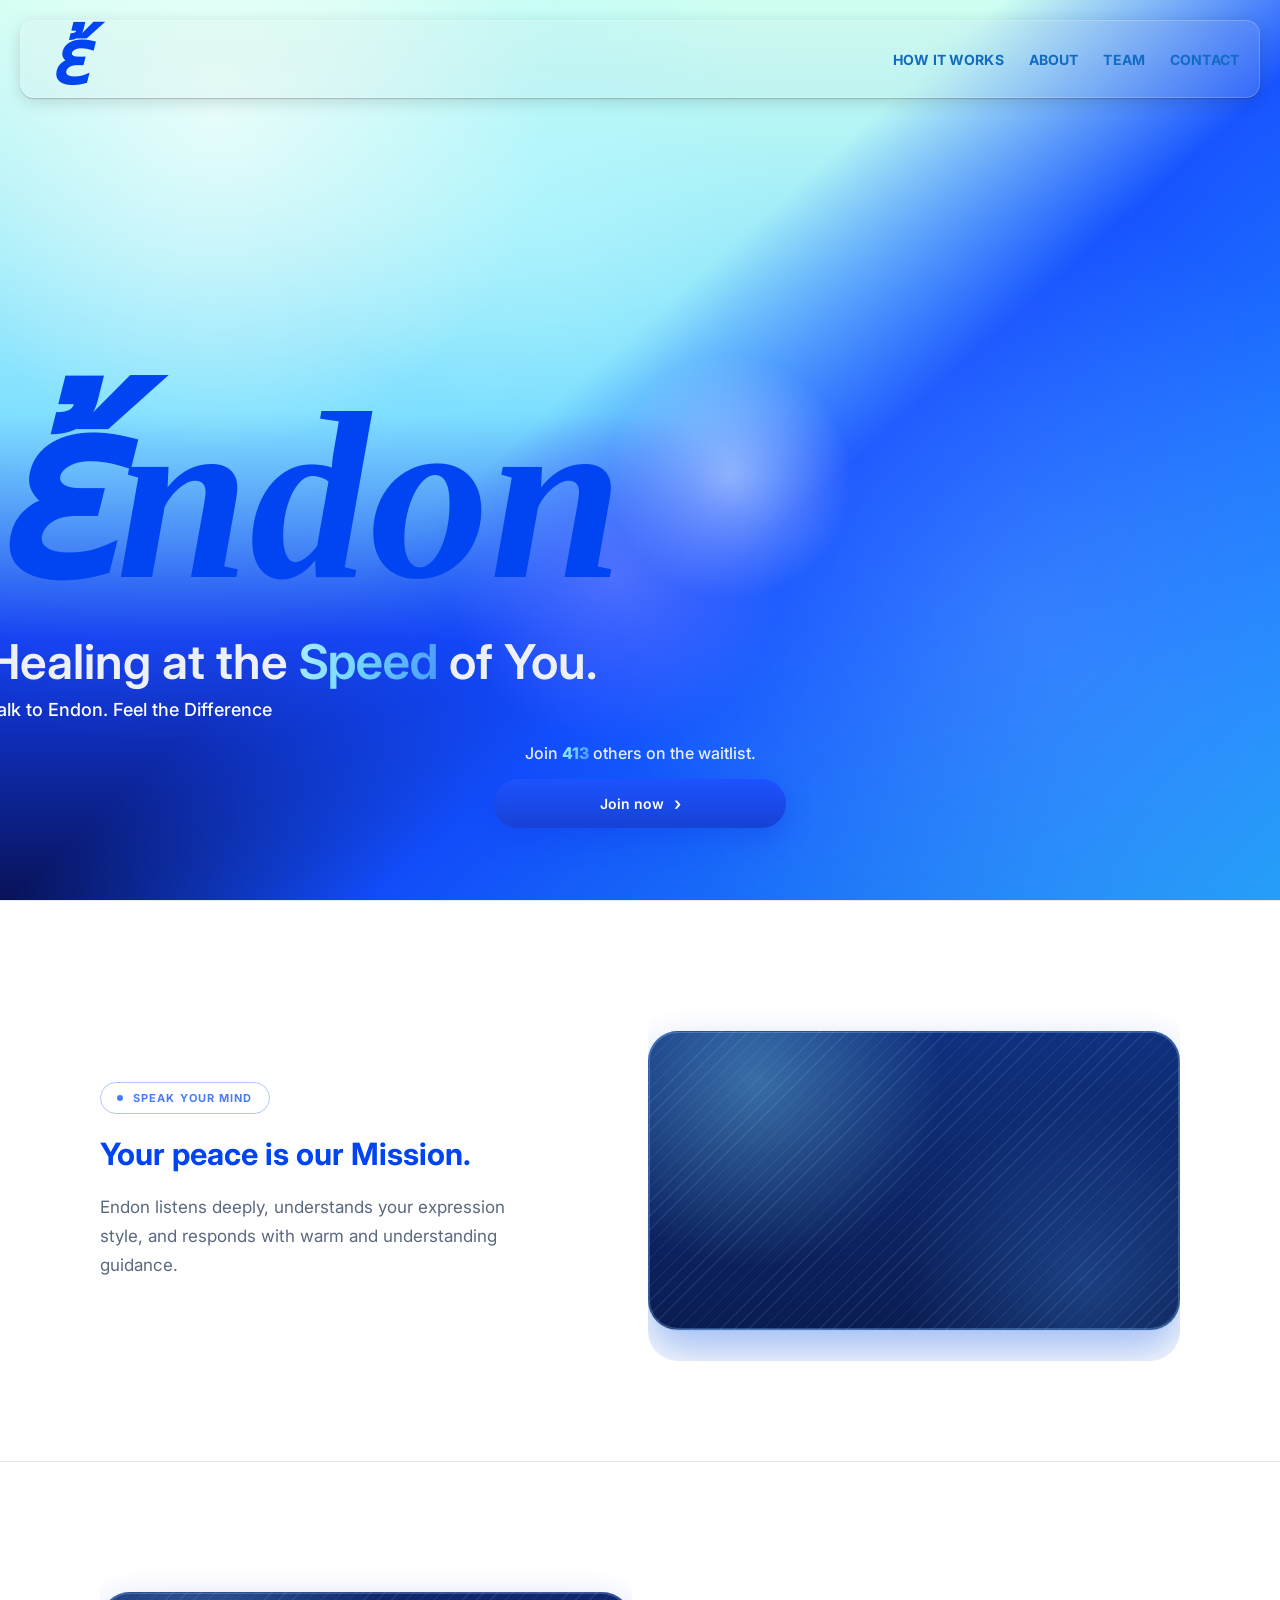
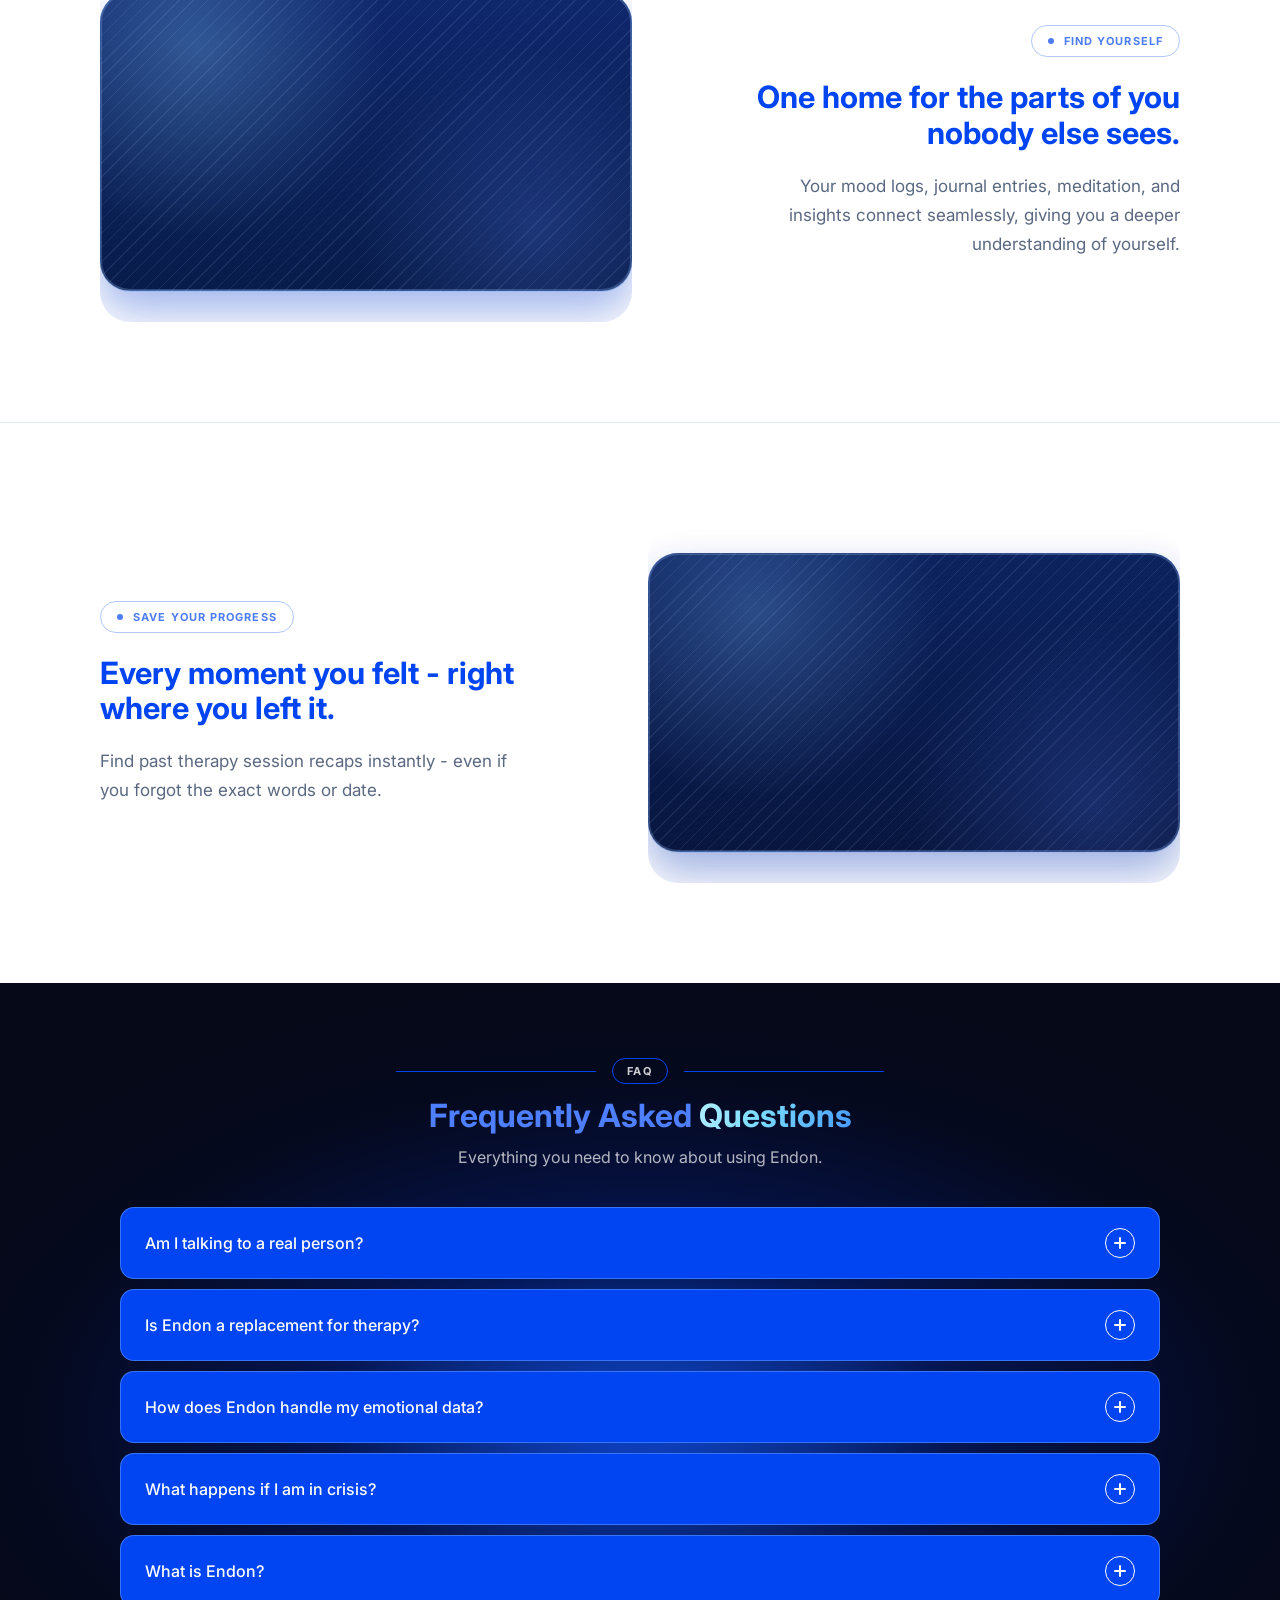
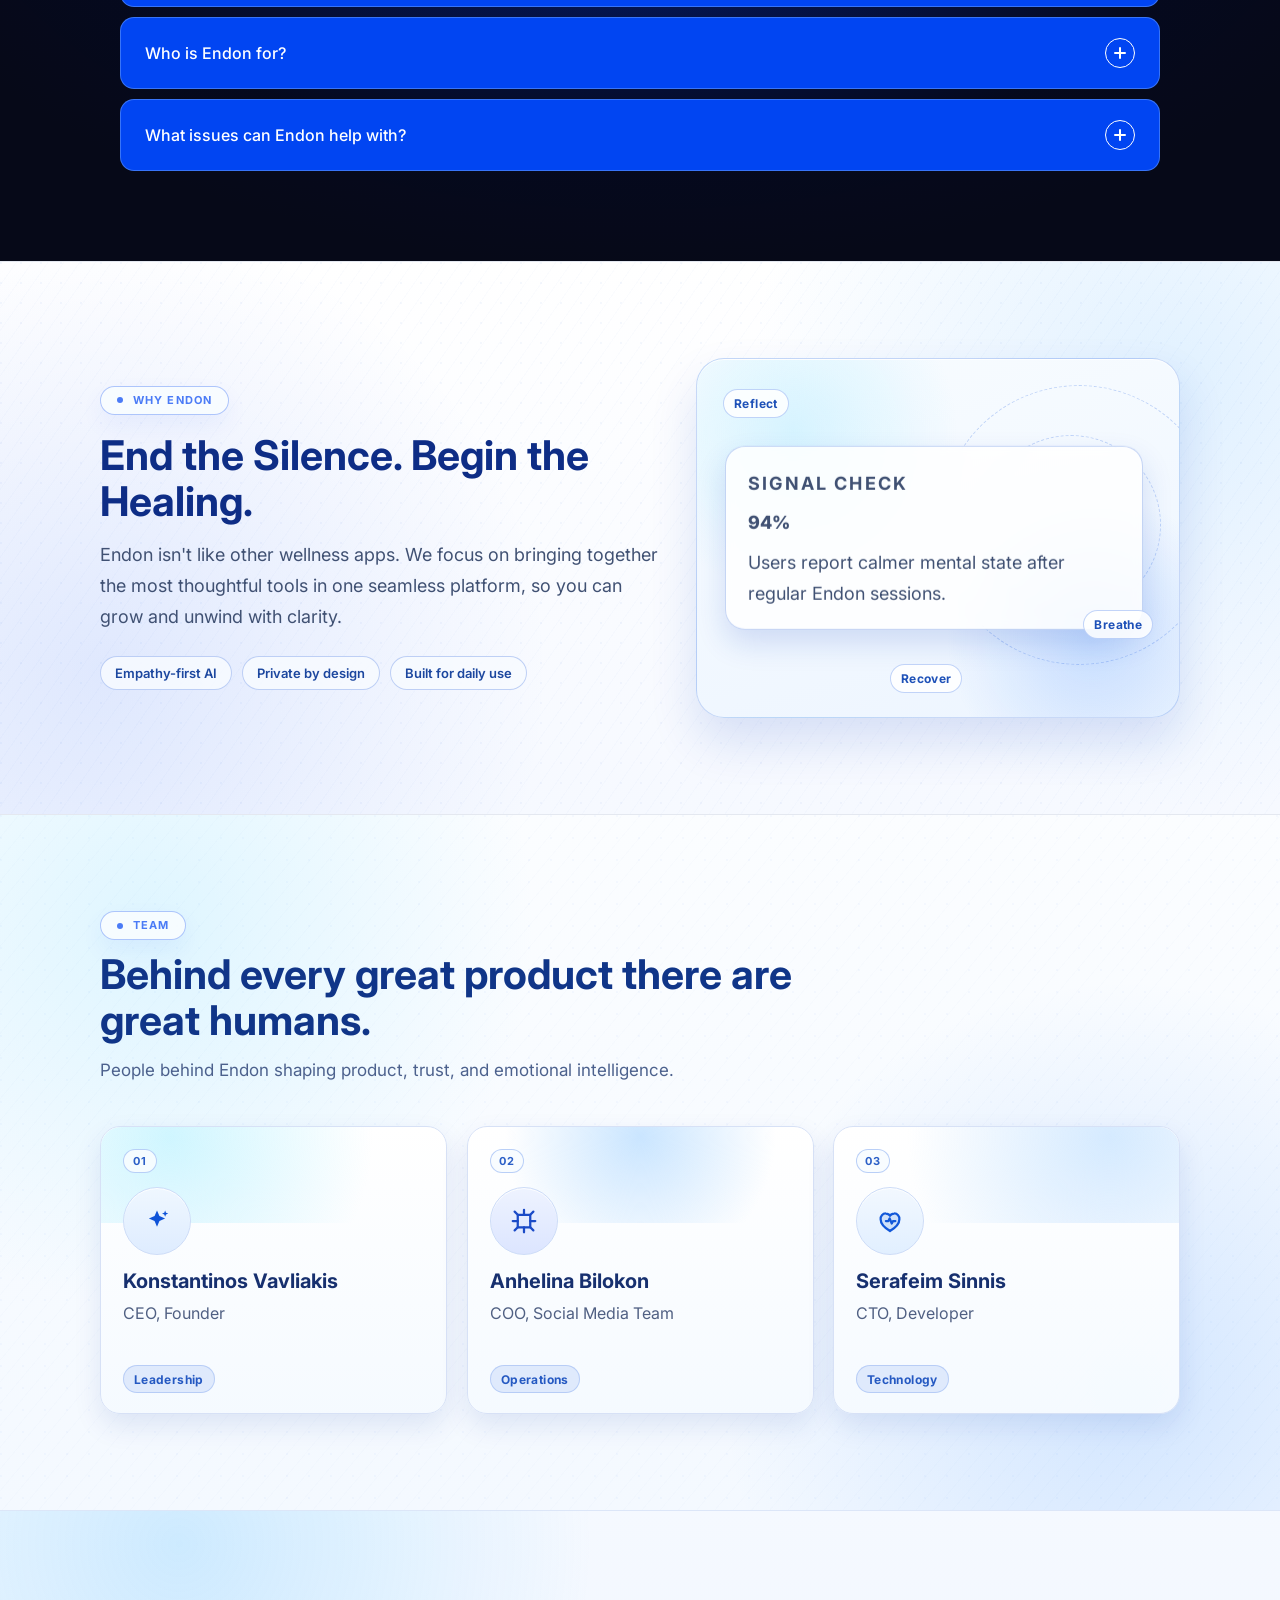
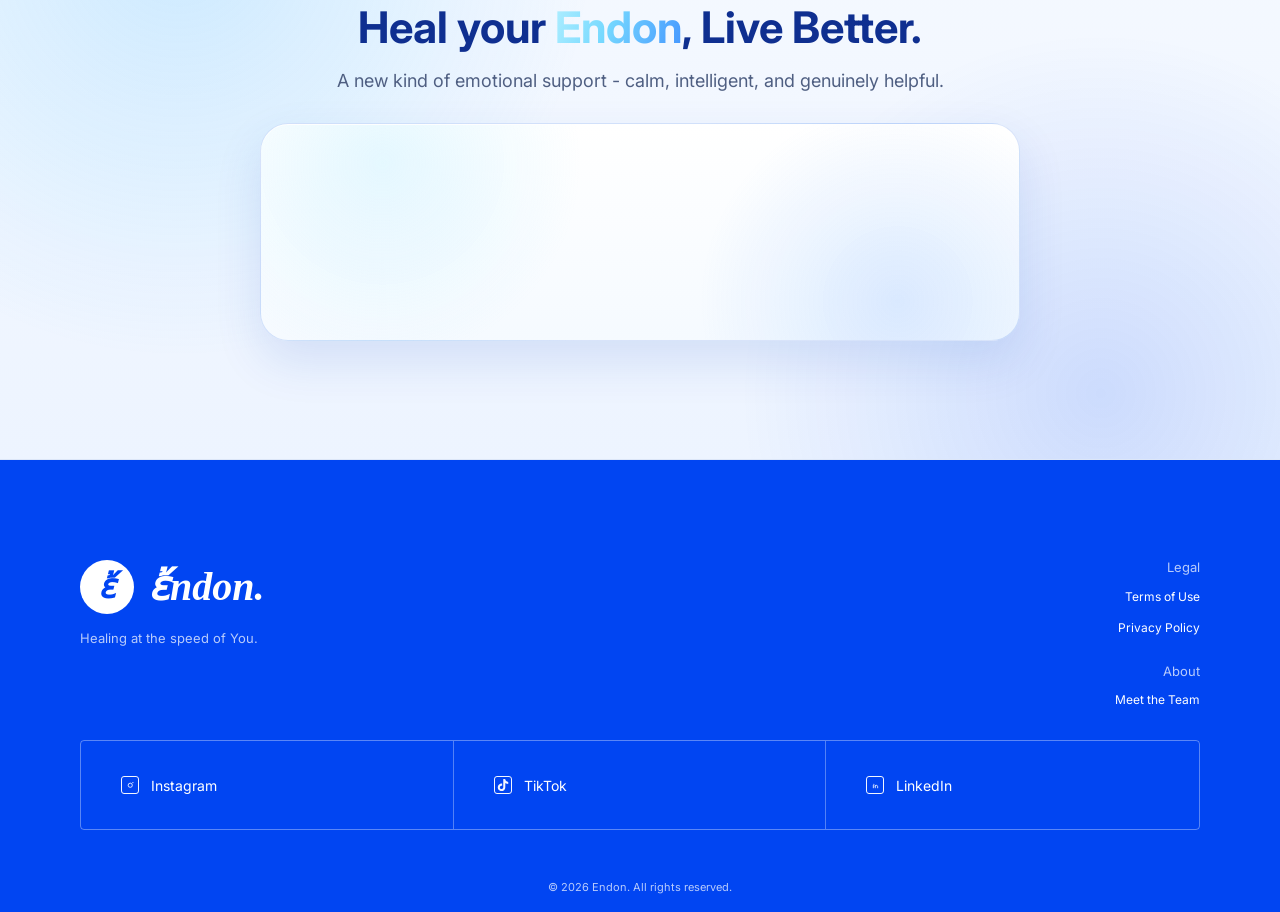
<file: index.html>
﻿<!DOCTYPE html>
<html lang="en">
  <head>
    <meta charset="UTF-8" />
    <meta name="viewport" content="width=device-width, initial-scale=1.0" />
    <title>Endon — Healing at the Speed of You</title>
    <meta name="description" content="Talk to Endon. Feel the Difference." />
    <link rel="icon" type="image/svg+xml" href="./favicon.svg" />
    <link rel="shortcut icon" href="./favicon.svg" />
    <link rel="preconnect" href="https://fonts.googleapis.com" />
    <link rel="preconnect" href="https://fonts.gstatic.com" crossorigin />
    <link
      href="https://fonts.googleapis.com/css2?family=Inter:wght@400;500;600;700;800&family=Inter+Tight:wght@600;700&display=swap"
      rel="stylesheet"
    />
    <link rel="stylesheet" href="./styles.css" />
    <script src="https://getlaunchlist.com/js/widget.js" defer></script>
  </head>
  <body id="top">

    <!-- floating pill navbar -->
    <header class="nav-bar" data-anim="fade-down">
      <div class="nav-inner">
        <a class="brand-mark" href="#top" aria-label="Endon home">
          <span class="brand-glyph">ἔ</span>
        </a>
        <button class="nav-toggle" type="button" aria-expanded="false" aria-controls="site-nav" aria-label="Open navigation menu">
          <span></span>
          <span></span>
          <span></span>
        </button>
        <nav class="site-nav" id="site-nav" aria-label="Primary">
          <a href="#features">HOW IT WORKS</a>
          <a href="#about">ABOUT</a>
          <a href="#team">TEAM</a>
          <a href="#join">CONTACT</a>
        </nav>
      </div>
    </header>

    <!-- hero -->
    <main class="hero">
      <div class="hero-inner">

        <div class="hero-content">
          <h1 class="wordmark" data-anim="fade-up" data-delay="100">ἔndon</h1>
          <div class="hero-copy" data-anim="fade-up" data-delay="220">
            <h2>Healing at the <span class="speed-word gradient-float">Speed</span> of You.</h2>
            <p>Talk to Endon. Feel the Difference</p>
          </div>
        </div>

        <div class="hero-cta" data-anim="fade-up" data-delay="360">
          <p class="cta-label">
            Join <strong class="counter" data-target="413">0</strong> others on the waitlist.
          </p>
          <a class="cta-button" href="#join">
            <span>Join now</span>
            <span class="cta-arrow" aria-hidden="true">›</span>
          </a>
        </div>

      </div>
    </main>

    <section class="primary-features" id="features" aria-label="Features">
      <div class="pf-inner">
        <article class="pf-row">
          <div class="pf-text pf-anim pf-anim--left">
            <div class="pf-chip"><span class="pf-chip__dot" aria-hidden="true"></span>SPEAK YOUR MIND</div>
            <h2 class="pf-heading">Your peace is our Mission.</h2>
            <p class="pf-body">
              Endon listens deeply, understands your expression style, and responds with warm and understanding guidance.
            </p>
          </div>
          <div class="pf-visual pf-anim pf-anim--right">
            <video autoplay muted loop playsinline preload="metadata" class="pf-img" aria-label="Context flow demo">
              <source src="./img/1.mp4" type="video/mp4" />
            </video>
          </div>
        </article>

        <article class="pf-row pf-row--reversed">
          <div class="pf-text pf-anim pf-anim--right">
            <div class="pf-chip"><span class="pf-chip__dot" aria-hidden="true"></span>FIND YOURSELF</div>
            <h2 class="pf-heading">One home for the parts of you nobody else sees.</h2>
            <p class="pf-body">
              Your mood logs, journal entries, meditation, and insights connect seamlessly, giving you a deeper understanding of yourself.
            </p>
          </div>
          <div class="pf-visual pf-anim pf-anim--left">
            <video autoplay muted loop playsinline preload="metadata" class="pf-img" aria-label="Calm guidance demo">
              <source src="./img/2.mp4" type="video/mp4" />
            </video>
          </div>
        </article>

        <article class="pf-row">
          <div class="pf-text pf-anim pf-anim--left">
            <div class="pf-chip"><span class="pf-chip__dot" aria-hidden="true"></span>SAVE YOUR PROGRESS</div>
            <h2 class="pf-heading">Every moment you felt - right where you left it.</h2>
            <p class="pf-body">
              Find past therapy session recaps instantly - even if you forgot the exact words or date.
            </p>
          </div>
          <div class="pf-visual pf-anim pf-anim--right">
            <video autoplay muted loop playsinline preload="metadata" class="pf-img" aria-label="Daily momentum demo">
              <source src="./img/3.mp4" type="video/mp4" />
            </video>
          </div>
        </article>
        </div>
      </div>
    </section>

    <section class="faq-section">
      <div class="faq-section__inner">
        <div class="faq-header">
          <div class="faq-kicker-row"><span class="faq-kicker">FAQ</span></div>
          <h2 class="faq-heading">Frequently Asked <span class="gradient-float">Questions</span></h2>
          <p class="faq-sub">Everything you need to know about using Endon.</p>
        </div>
        <div class="faq-list">
          <div class="faq-item">
            <button class="faq-question" aria-expanded="false">
              <span>Am I talking to a real person?</span>
              <span class="faq-icon" aria-hidden="true"></span>
            </button>
            <div class="faq-answer" hidden>
              <p>No — Endon is an AI-powered companion designed to feel deeply human. It listens without judgment, remembers your context, and responds with empathy. For clinical support, we always recommend speaking with a licensed professional.</p>
            </div>
          </div>
          <div class="faq-item">
            <button class="faq-question" aria-expanded="false">
              <span>Is Endon a replacement for therapy?</span>
              <span class="faq-icon" aria-hidden="true"></span>
            </button>
            <div class="faq-answer" hidden>
              <p>Not at all. Endon is a complement to professional care — a space to process everyday thoughts and emotions between sessions. If you're dealing with a serious mental health condition, we encourage you to work with a licensed therapist.</p>
            </div>
          </div>
          <div class="faq-item">
            <button class="faq-question" aria-expanded="false">
              <span>How does Endon handle my emotional data?</span>
              <span class="faq-icon" aria-hidden="true"></span>
            </button>
            <div class="faq-answer" hidden>
              <p>Your privacy is our priority. All conversations are encrypted end-to-end and stored securely. We never sell your data or share it with third parties. You can delete your history at any time from your account settings.</p>
            </div>
          </div>
          <div class="faq-item">
            <button class="faq-question" aria-expanded="false">
              <span>What happens if I am in crisis?</span>
              <span class="faq-icon" aria-hidden="true"></span>
            </button>
            <div class="faq-answer" hidden>
              <p>If Endon detects signs of crisis, it will immediately surface emergency resources and crisis helplines. Please reach out to a professional or call emergency services if you are in immediate danger.</p>
            </div>
          </div>
          <div class="faq-item">
            <button class="faq-question" aria-expanded="false">
              <span>What is Endon?</span>
              <span class="faq-icon" aria-hidden="true"></span>
            </button>
            <div class="faq-answer" hidden>
              <p>Endon is an AI mental wellness companion that helps you track your emotional journey, reflect on past sessions, and find clarity through conversation. Think of it as a personal journal that truly listens.</p>
            </div>
          </div>
          <div class="faq-item">
            <button class="faq-question" aria-expanded="false">
              <span>Who is Endon for?</span>
              <span class="faq-icon" aria-hidden="true"></span>
            </button>
            <div class="faq-answer" hidden>
              <p>Endon is for anyone who wants a thoughtful space to process their emotions — whether you're managing daily stress, navigating a life transition, or simply looking to understand yourself better.</p>
            </div>
          </div>
          <div class="faq-item">
            <button class="faq-question" aria-expanded="false">
              <span>What issues can Endon help with?</span>
              <span class="faq-icon" aria-hidden="true"></span>
            </button>
            <div class="faq-answer" hidden>
              <p>Anxiety, stress, loneliness, relationship challenges, low mood, burnout, and more. Endon is designed to meet you wherever you are emotionally and help you move forward with greater awareness.</p>
            </div>
          </div>
        </div>
      </div>
    </section>

    <section class="why-endon" id="about">
      <div class="why-endon__inner">
        <div class="why-endon__content">
          <p class="why-endon__kicker section-kicker">WHY ENDON</p>
          <h2>End the Silence. Begin the Healing.</h2>
          <p>
            Endon isn't like other wellness apps. We focus on bringing together
            the most thoughtful tools in one seamless platform, so you can grow
            and unwind with clarity.
          </p>
          <div class="why-endon__tags" aria-label="Endon principles">
            <span>Empathy-first AI</span>
            <span>Private by design</span>
            <span>Built for daily use</span>
          </div>
        </div>

        <div class="why-endon__visual" aria-hidden="true">
          <div class="why-orbit why-orbit--outer"></div>
          <div class="why-orbit why-orbit--inner"></div>
          <div class="why-core">
            <p class="why-core__title">Signal Check</p>
            <p class="why-core__metric">94%</p>
            <p class="why-core__copy">Users report calmer mental state after regular Endon sessions.</p>
          </div>
          <div class="why-float why-float--one">Reflect</div>
          <div class="why-float why-float--two">Breathe</div>
          <div class="why-float why-float--three">Recover</div>
        </div>
      </div>
    </section>

    <section class="team-section" id="team">
      <div class="team-section__inner">
        <div class="team-head">
          <p class="team-kicker section-kicker">TEAM</p>
          <h2>Behind every great product there are great humans.</h2>
          <p class="team-sub">People behind Endon shaping product, trust, and emotional intelligence.</p>
        </div>
        <div class="team-grid">
          <article class="team-card team-card--founder">
            <span class="team-card__index">01</span>
            <div class="team-avatar" aria-hidden="true">
              <span class="team-avatar__icon team-avatar__icon--founder">
                <svg viewBox="0 0 24 24" aria-hidden="true">
                  <path d="M12 3.5 13.95 8.05 18.5 10 13.95 11.95 12 16.5 10.05 11.95 5.5 10 10.05 8.05 12 3.5Z" />
                  <path d="M18.5 3.5 19.2 5.3 21 6 19.2 6.7 18.5 8.5 17.8 6.7 16 6 17.8 5.3 18.5 3.5Z" />
                </svg>
              </span>
            </div>
            <h3>Konstantinos Vavliakis</h3>
            <p>CEO, Founder</p>
            <span class="team-chip">Leadership</span>
          </article>
          <article class="team-card team-card--engineering">
            <span class="team-card__index">02</span>
            <div class="team-avatar" aria-hidden="true">
              <span class="team-avatar__icon team-avatar__icon--engineering">
                <svg viewBox="0 0 24 24" aria-hidden="true">
                  <path d="M7 7h10v10H7z" />
                  <path d="M12 3v4" />
                  <path d="M12 17v4" />
                  <path d="M3 12h4" />
                  <path d="M17 12h4" />
                  <path d="M7 7 4.5 4.5" />
                  <path d="M17 7 19.5 4.5" />
                  <path d="M7 17 4.5 19.5" />
                  <path d="M17 17 19.5 19.5" />
                </svg>
              </span>
            </div>
            <h3>Anhelina Bilokon</h3>
            <p>COO, Social Media Team</p>
            <span class="team-chip">Operations</span>
          </article>
          <article class="team-card team-card--clinical">
            <span class="team-card__index">03</span>
            <div class="team-avatar" aria-hidden="true">
              <span class="team-avatar__icon team-avatar__icon--clinical">
                <svg viewBox="0 0 24 24" aria-hidden="true">
                  <path d="M12 20c-4.7-2.8-7.5-5.8-7.5-9.4A4.1 4.1 0 0 1 8.7 6c1.4 0 2.7.7 3.3 1.8C12.6 6.7 13.9 6 15.3 6a4.1 4.1 0 0 1 4.2 4.6C19.5 14.2 16.7 17.2 12 20Z" />
                  <path d="M8.7 12h2l1-2.1 1.7 4.1 1-2h1.9" />
                </svg>
              </span>
            </div>
            <h3>Serafeim Sinnis</h3>
            <p>CTO, Developer</p>
            <span class="team-chip">Technology</span>
          </article>
        </div>
      </div>
    </section>

    <section class="waitlist-block" id="join">
      <div class="waitlist-block__inner">
        <h2>Heal your <span class="gradient-float">Endon</span>, Live Better.</h2>
        <p class="waitlist-copy">
          A new kind of emotional support - calm, intelligent, and genuinely
          helpful.
        </p>
        <div class="waitlist-form-shell">
          <div class="launchlist-widget" data-key-id="ZElKDd" data-height="180px"></div>
        </div>
      </div>
    </section>

    <footer class="site-footer">
      <div class="site-footer__inner">
        <div class="site-footer__top">
          <div class="footer-brand-block">
            <div class="footer-brand-row">
              <span class="footer-brand-icon" aria-hidden="true">ἔ</span>
              <span class="footer-brand-name">ἔndon.</span>
            </div>
            <p class="footer-brand-copy">Healing at the speed of You.</p>
          </div>

          <nav class="footer-links-grid" aria-label="Footer navigation">
            <span class="footer-nav-label">Legal</span>
            <a href="./terms.html">Terms of Use</a>
            <a href="./privacy.html">Privacy Policy</a>
            <span class="footer-nav-label footer-nav-label--spaced">About</span>
            <a href="#team">Meet the Team</a>
          </nav>
        </div>

        <div class="footer-socials" aria-label="Social links">
          <a href="https://www.instagram.com/endon.app?igsh=MTNmaGd5ejhqaTEyag==" aria-label="Instagram" target="_blank" rel="noopener noreferrer">
            <span class="footer-social-icon footer-social-icon--ig" aria-hidden="true">
              <svg viewBox="0 0 24 24" aria-hidden="true">
                <circle cx="12" cy="12" r="4" fill="none" stroke="currentColor" stroke-width="1.7"/>
                <circle cx="17.1" cy="6.9" r="1.15" fill="currentColor"/>
              </svg>
            </span>
            Instagram
          </a>
          <a href="https://www.tiktok.com/@endontherapy?_r=1&amp;_t=ZS-95ay8v9VgOY" aria-label="TikTok" target="_blank" rel="noopener noreferrer">
            <span class="footer-social-icon footer-social-icon--tt" aria-hidden="true">
              <svg viewBox="0 0 24 24" aria-hidden="true">
                <path d="M12.525.02c1.31-.02 2.61-.01 3.91-.02.08 1.53.63 3.09 1.75 4.17 1.12 1.11 2.7 1.62 4.24 1.79v4.03c-1.44-.05-2.89-.35-4.2-.97-.57-.26-1.1-.59-1.62-.93-.01 2.92.01 5.84-.02 8.75-.08 1.4-.54 2.79-1.35 3.94-1.31 1.92-3.58 3.17-5.91 3.21-1.43.08-2.86-.31-4.08-1.03-2.02-1.19-3.44-3.37-3.65-5.71-.02-.5-.03-1-.01-1.49.18-1.9 1.12-3.72 2.58-4.96 1.66-1.44 3.98-2.13 6.15-1.72.02 1.48-.04 2.96-.04 4.44-.99-.32-2.15-.23-3.02.37-.63.41-1.11 1.04-1.36 1.75-.21.51-.15 1.07-.14 1.61.24 1.64 1.82 3.02 3.5 2.87 1.12-.01 2.19-.66 2.77-1.61.19-.33.4-.67.41-1.06.1-1.79.06-3.57.07-5.36.01-4.03-.01-8.05.02-12.07z" fill="currentColor"/>
              </svg>
            </span>
            TikTok
          </a>
          <a href="https://www.linkedin.com/company/endonspace/posts/?feedView=all" aria-label="LinkedIn" target="_blank" rel="noopener noreferrer">
            <span class="footer-social-icon footer-social-icon--in" aria-hidden="true">
              <svg viewBox="0 0 24 24" aria-hidden="true">
                <circle cx="8.1" cy="9" r="1.15" fill="currentColor"/>
                <path d="M7 11.1v5.2" fill="none" stroke="currentColor" stroke-width="1.8" stroke-linecap="round"/>
                <path d="M11 16.3v-5.2" fill="none" stroke="currentColor" stroke-width="1.8" stroke-linecap="round"/>
                <path d="M11 12.7c.55-.95 1.25-1.55 2.45-1.55 1.65 0 2.55 1.02 2.55 3.2v1.98" fill="none" stroke="currentColor" stroke-width="1.8" stroke-linecap="round" stroke-linejoin="round"/>
              </svg>
            </span>
            LinkedIn
          </a>
        </div>

        <p class="footer-copy">© 2026 Endon. All rights reserved.</p>
      </div>
    </footer>

    <script src="./main.js"></script>
  </body>
</html>
</file>
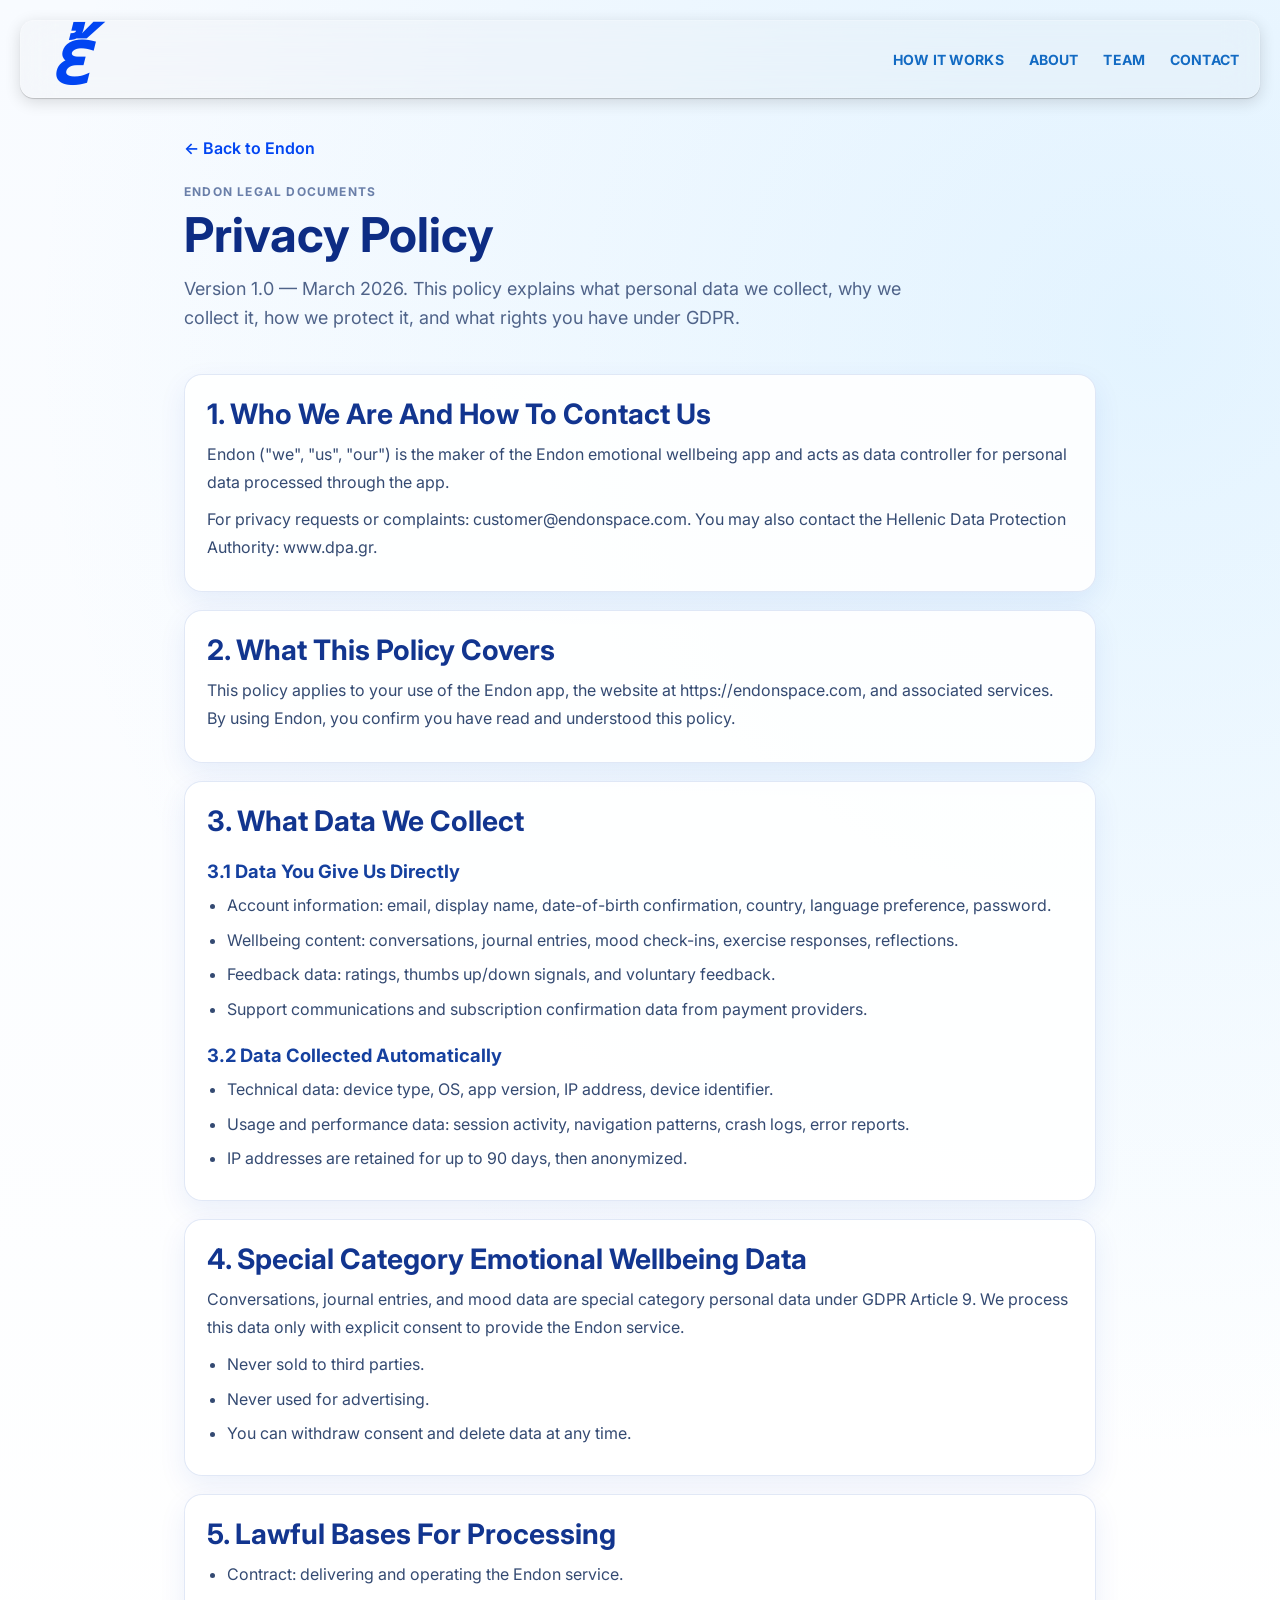
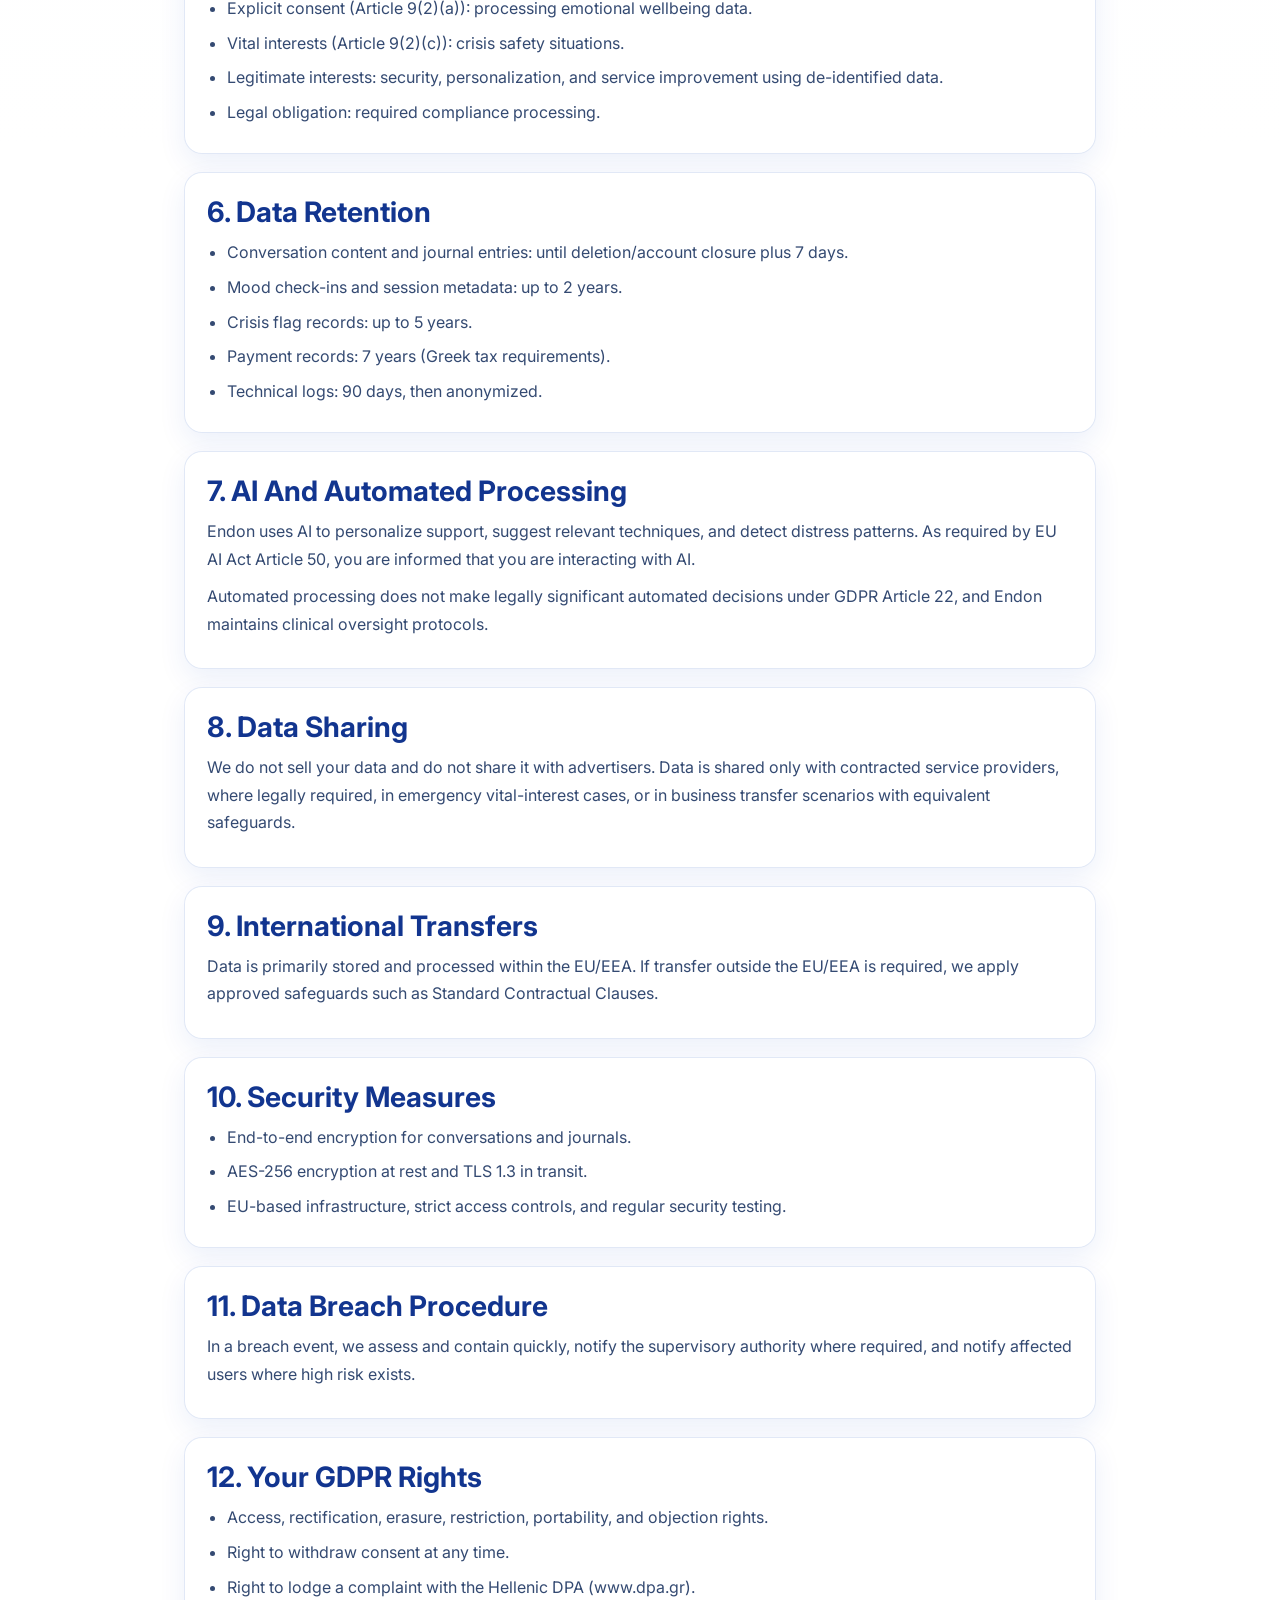
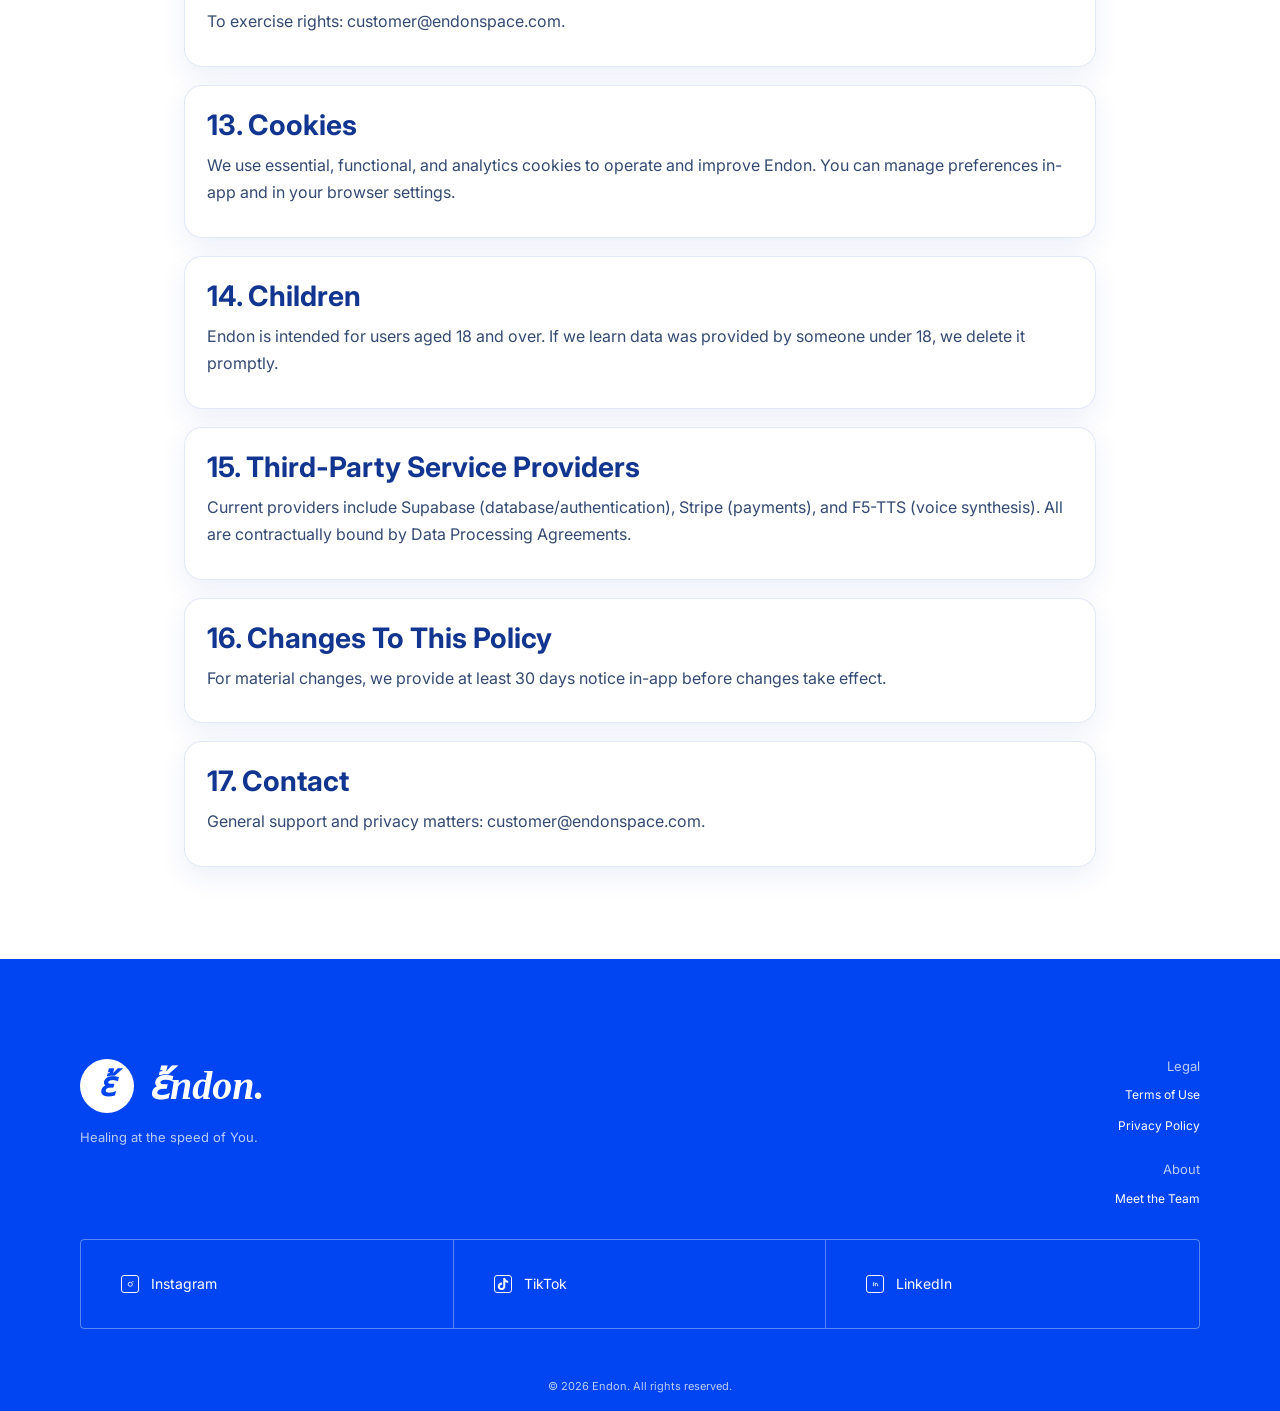
<file: privacy.html>
<!DOCTYPE html>
<html lang="en">
  <head>
    <meta charset="UTF-8" />
    <meta name="viewport" content="width=device-width, initial-scale=1.0" />
    <title>Endon — Privacy Policy</title>
    <meta name="description" content="Endon Privacy Policy" />
    <link rel="icon" type="image/svg+xml" href="./favicon.svg" />
    <link rel="shortcut icon" href="./favicon.svg" />
    <link rel="preconnect" href="https://fonts.googleapis.com" />
    <link rel="preconnect" href="https://fonts.gstatic.com" crossorigin />
    <link
      href="https://fonts.googleapis.com/css2?family=Inter:wght@400;500;600;700;800&family=Inter+Tight:wght@600;700&display=swap"
      rel="stylesheet"
    />
    <link rel="stylesheet" href="./styles.css" />
  </head>
  <body id="top">
    <header class="nav-bar" data-anim="fade-down">
      <div class="nav-inner">
        <a class="brand-mark" href="./index.html#top" aria-label="Endon home">
          <span class="brand-glyph">ἔ</span>
        </a>

        <button class="nav-toggle" type="button" aria-expanded="false" aria-controls="site-nav" aria-label="Open navigation menu">
          <span></span>
          <span></span>
          <span></span>
        </button>

        <nav class="site-nav" id="site-nav" aria-label="Primary">
          <a href="./index.html#features">HOW IT WORKS</a>
          <a href="./index.html#about">ABOUT</a>
          <a href="./index.html#team">TEAM</a>
          <a href="./index.html#join">CONTACT</a>
        </nav>
      </div>
    </header>

    <main class="legal-page">
      <section class="legal-hero">
        <a class="legal-back" href="./index.html#top">← Back to Endon</a>
        <p class="legal-kicker">ENDON LEGAL DOCUMENTS</p>
        <h1>Privacy Policy</h1>
        <p class="legal-lead">Version 1.0 — March 2026. This policy explains what personal data we collect, why we collect it, how we protect it, and what rights you have under GDPR.</p>
      </section>

      <section class="legal-content">
        <article class="legal-block">
          <h2>1. Who We Are And How To Contact Us</h2>
          <p>Endon ("we", "us", "our") is the maker of the Endon emotional wellbeing app and acts as data controller for personal data processed through the app.</p>
          <p>For privacy requests or complaints: customer@endonspace.com. You may also contact the Hellenic Data Protection Authority: www.dpa.gr.</p>
        </article>

        <article class="legal-block">
          <h2>2. What This Policy Covers</h2>
          <p>This policy applies to your use of the Endon app, the website at https://endonspace.com, and associated services. By using Endon, you confirm you have read and understood this policy.</p>
        </article>

        <article class="legal-block">
          <h2>3. What Data We Collect</h2>
          <h3>3.1 Data You Give Us Directly</h3>
          <ul>
            <li>Account information: email, display name, date-of-birth confirmation, country, language preference, password.</li>
            <li>Wellbeing content: conversations, journal entries, mood check-ins, exercise responses, reflections.</li>
            <li>Feedback data: ratings, thumbs up/down signals, and voluntary feedback.</li>
            <li>Support communications and subscription confirmation data from payment providers.</li>
          </ul>
          <h3>3.2 Data Collected Automatically</h3>
          <ul>
            <li>Technical data: device type, OS, app version, IP address, device identifier.</li>
            <li>Usage and performance data: session activity, navigation patterns, crash logs, error reports.</li>
            <li>IP addresses are retained for up to 90 days, then anonymized.</li>
          </ul>
        </article>

        <article class="legal-block">
          <h2>4. Special Category Emotional Wellbeing Data</h2>
          <p>Conversations, journal entries, and mood data are special category personal data under GDPR Article 9. We process this data only with explicit consent to provide the Endon service.</p>
          <ul>
            <li>Never sold to third parties.</li>
            <li>Never used for advertising.</li>
            <li>You can withdraw consent and delete data at any time.</li>
          </ul>
        </article>

        <article class="legal-block">
          <h2>5. Lawful Bases For Processing</h2>
          <ul>
            <li>Contract: delivering and operating the Endon service.</li>
            <li>Explicit consent (Article 9(2)(a)): processing emotional wellbeing data.</li>
            <li>Vital interests (Article 9(2)(c)): crisis safety situations.</li>
            <li>Legitimate interests: security, personalization, and service improvement using de-identified data.</li>
            <li>Legal obligation: required compliance processing.</li>
          </ul>
        </article>

        <article class="legal-block">
          <h2>6. Data Retention</h2>
          <ul>
            <li>Conversation content and journal entries: until deletion/account closure plus 7 days.</li>
            <li>Mood check-ins and session metadata: up to 2 years.</li>
            <li>Crisis flag records: up to 5 years.</li>
            <li>Payment records: 7 years (Greek tax requirements).</li>
            <li>Technical logs: 90 days, then anonymized.</li>
          </ul>
        </article>

        <article class="legal-block">
          <h2>7. AI And Automated Processing</h2>
          <p>Endon uses AI to personalize support, suggest relevant techniques, and detect distress patterns. As required by EU AI Act Article 50, you are informed that you are interacting with AI.</p>
          <p>Automated processing does not make legally significant automated decisions under GDPR Article 22, and Endon maintains clinical oversight protocols.</p>
        </article>

        <article class="legal-block">
          <h2>8. Data Sharing</h2>
          <p>We do not sell your data and do not share it with advertisers. Data is shared only with contracted service providers, where legally required, in emergency vital-interest cases, or in business transfer scenarios with equivalent safeguards.</p>
        </article>

        <article class="legal-block">
          <h2>9. International Transfers</h2>
          <p>Data is primarily stored and processed within the EU/EEA. If transfer outside the EU/EEA is required, we apply approved safeguards such as Standard Contractual Clauses.</p>
        </article>

        <article class="legal-block">
          <h2>10. Security Measures</h2>
          <ul>
            <li>End-to-end encryption for conversations and journals.</li>
            <li>AES-256 encryption at rest and TLS 1.3 in transit.</li>
            <li>EU-based infrastructure, strict access controls, and regular security testing.</li>
          </ul>
        </article>

        <article class="legal-block">
          <h2>11. Data Breach Procedure</h2>
          <p>In a breach event, we assess and contain quickly, notify the supervisory authority where required, and notify affected users where high risk exists.</p>
        </article>

        <article class="legal-block">
          <h2>12. Your GDPR Rights</h2>
          <ul>
            <li>Access, rectification, erasure, restriction, portability, and objection rights.</li>
            <li>Right to withdraw consent at any time.</li>
            <li>Right to lodge a complaint with the Hellenic DPA (www.dpa.gr).</li>
          </ul>
          <p>To exercise rights: customer@endonspace.com.</p>
        </article>

        <article class="legal-block">
          <h2>13. Cookies</h2>
          <p>We use essential, functional, and analytics cookies to operate and improve Endon. You can manage preferences in-app and in your browser settings.</p>
        </article>

        <article class="legal-block">
          <h2>14. Children</h2>
          <p>Endon is intended for users aged 18 and over. If we learn data was provided by someone under 18, we delete it promptly.</p>
        </article>

        <article class="legal-block">
          <h2>15. Third-Party Service Providers</h2>
          <p>Current providers include Supabase (database/authentication), Stripe (payments), and F5-TTS (voice synthesis). All are contractually bound by Data Processing Agreements.</p>
        </article>

        <article class="legal-block">
          <h2>16. Changes To This Policy</h2>
          <p>For material changes, we provide at least 30 days notice in-app before changes take effect.</p>
        </article>

        <article class="legal-block">
          <h2>17. Contact</h2>
          <p>General support and privacy matters: customer@endonspace.com.</p>
        </article>
      </section>
    </main>

    <footer class="site-footer">
      <div class="site-footer__inner">
        <div class="site-footer__top">
          <div class="footer-brand-block">
            <div class="footer-brand-row">
              <span class="footer-brand-icon" aria-hidden="true">ἔ</span>
              <span class="footer-brand-name">ἔndon.</span>
            </div>
            <p class="footer-brand-copy">Healing at the speed of You.</p>
          </div>

          <nav class="footer-links-grid" aria-label="Footer navigation">
            <span class="footer-nav-label">Legal</span>
            <a href="./terms.html">Terms of Use</a>
            <a href="./privacy.html">Privacy Policy</a>
            <span class="footer-nav-label footer-nav-label--spaced">About</span>
            <a href="./index.html#team">Meet the Team</a>
          </nav>
        </div>

        <div class="footer-socials" aria-label="Social links">
          <a href="https://www.instagram.com/endon.app?igsh=MTNmaGd5ejhqaTEyag==" aria-label="Instagram" target="_blank" rel="noopener noreferrer">
            <span class="footer-social-icon footer-social-icon--ig" aria-hidden="true">
              <svg viewBox="0 0 24 24" aria-hidden="true">
                <circle cx="12" cy="12" r="4" fill="none" stroke="currentColor" stroke-width="1.7"/>
                <circle cx="17.1" cy="6.9" r="1.15" fill="currentColor"/>
              </svg>
            </span>
            Instagram
          </a>
          <a href="https://www.tiktok.com/@endontherapy?_r=1&amp;_t=ZS-95ay8v9VgOY" aria-label="TikTok" target="_blank" rel="noopener noreferrer">
            <span class="footer-social-icon footer-social-icon--tt" aria-hidden="true">
              <svg viewBox="0 0 24 24" aria-hidden="true">
                <path d="M12.525.02c1.31-.02 2.61-.01 3.91-.02.08 1.53.63 3.09 1.75 4.17 1.12 1.11 2.7 1.62 4.24 1.79v4.03c-1.44-.05-2.89-.35-4.2-.97-.57-.26-1.1-.59-1.62-.93-.01 2.92.01 5.84-.02 8.75-.08 1.4-.54 2.79-1.35 3.94-1.31 1.92-3.58 3.17-5.91 3.21-1.43.08-2.86-.31-4.08-1.03-2.02-1.19-3.44-3.37-3.65-5.71-.02-.5-.03-1-.01-1.49.18-1.9 1.12-3.72 2.58-4.96 1.66-1.44 3.98-2.13 6.15-1.72.02 1.48-.04 2.96-.04 4.44-.99-.32-2.15-.23-3.02.37-.63.41-1.11 1.04-1.36 1.75-.21.51-.15 1.07-.14 1.61.24 1.64 1.82 3.02 3.5 2.87 1.12-.01 2.19-.66 2.77-1.61.19-.33.4-.67.41-1.06.1-1.79.06-3.57.07-5.36.01-4.03-.01-8.05.02-12.07z" fill="currentColor"/>
              </svg>
            </span>
            TikTok
          </a>
          <a href="https://www.linkedin.com/company/endonspace/posts/?feedView=all" aria-label="LinkedIn" target="_blank" rel="noopener noreferrer">
            <span class="footer-social-icon footer-social-icon--in" aria-hidden="true">
              <svg viewBox="0 0 24 24" aria-hidden="true">
                <circle cx="8.1" cy="9" r="1.15" fill="currentColor"/>
                <path d="M7 11.1v5.2" fill="none" stroke="currentColor" stroke-width="1.8" stroke-linecap="round"/>
                <path d="M11 16.3v-5.2" fill="none" stroke="currentColor" stroke-width="1.8" stroke-linecap="round"/>
                <path d="M11 12.7c.55-.95 1.25-1.55 2.45-1.55 1.65 0 2.55 1.02 2.55 3.2v1.98" fill="none" stroke="currentColor" stroke-width="1.8" stroke-linecap="round" stroke-linejoin="round"/>
              </svg>
            </span>
            LinkedIn
          </a>
        </div>

        <p class="footer-copy">© 2026 Endon. All rights reserved.</p>
      </div>
    </footer>

    <script src="./main.js" defer></script>
  </body>
</html>
</file>
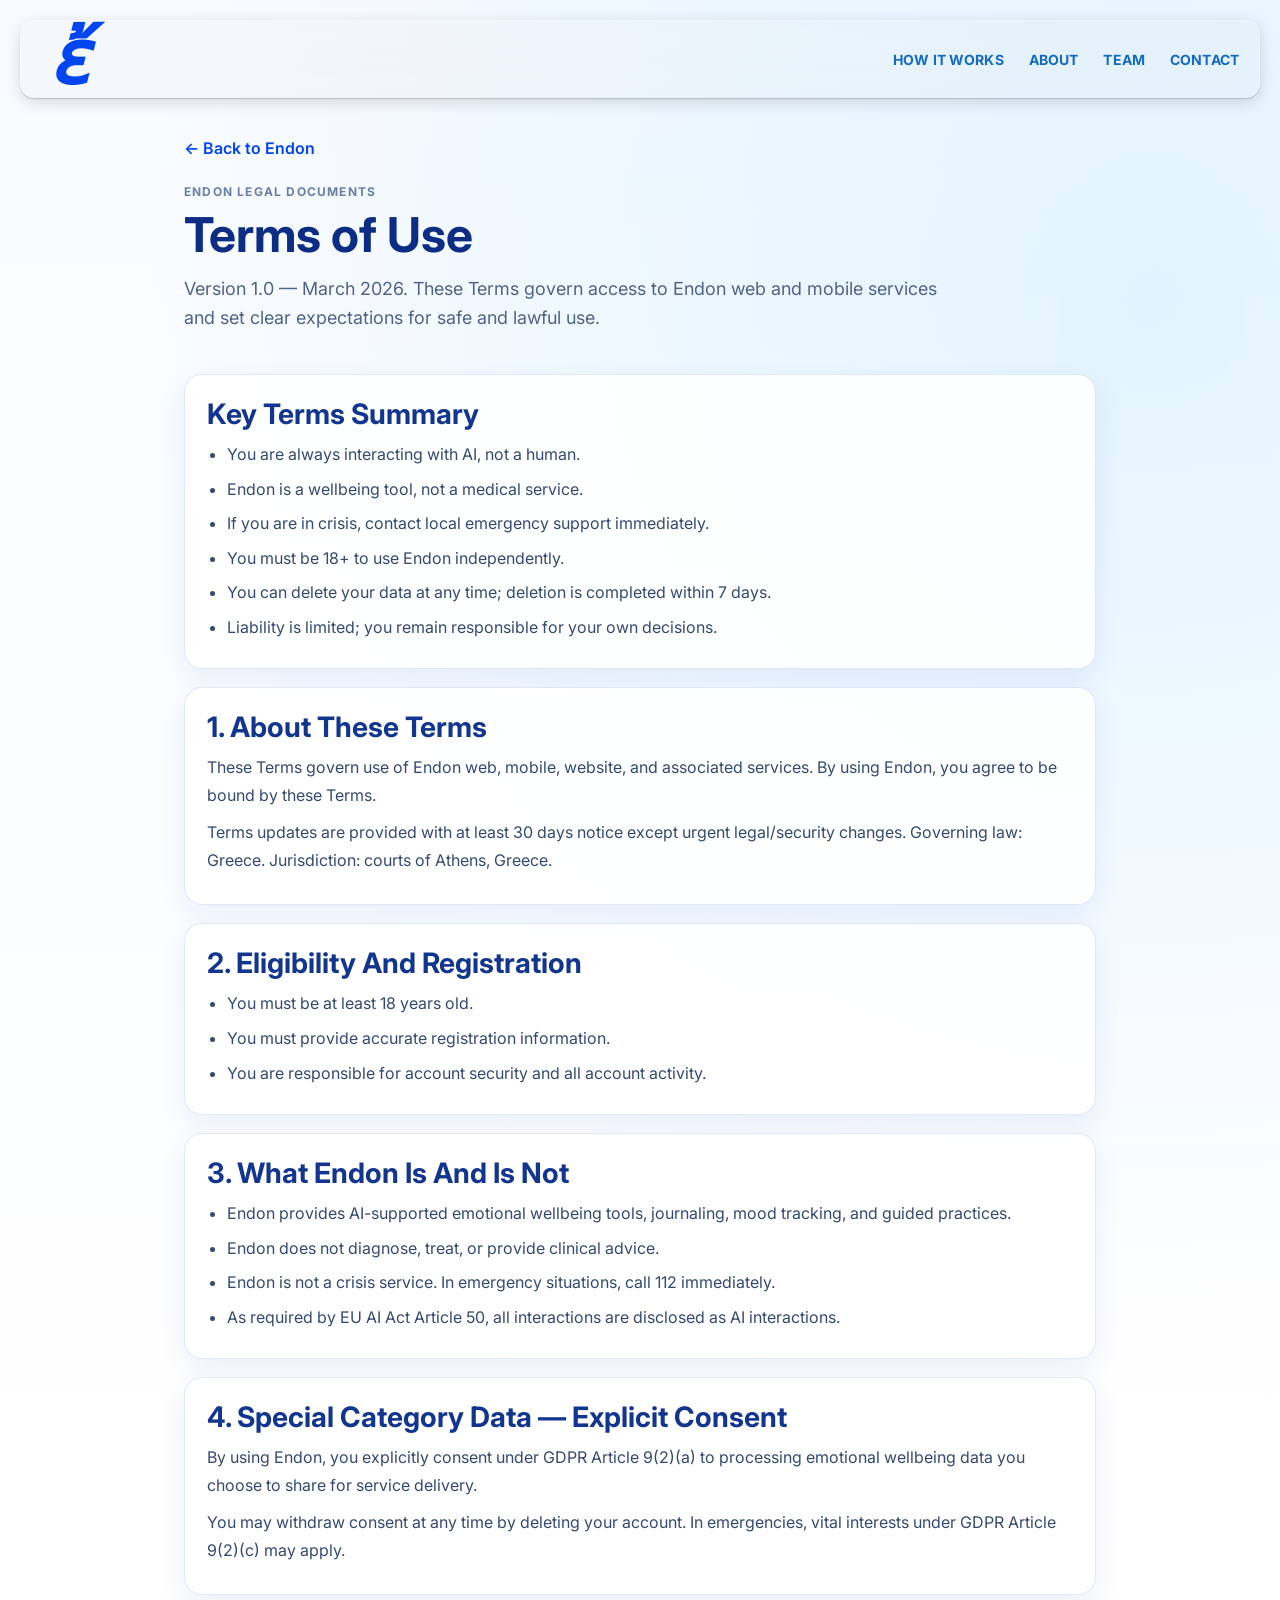
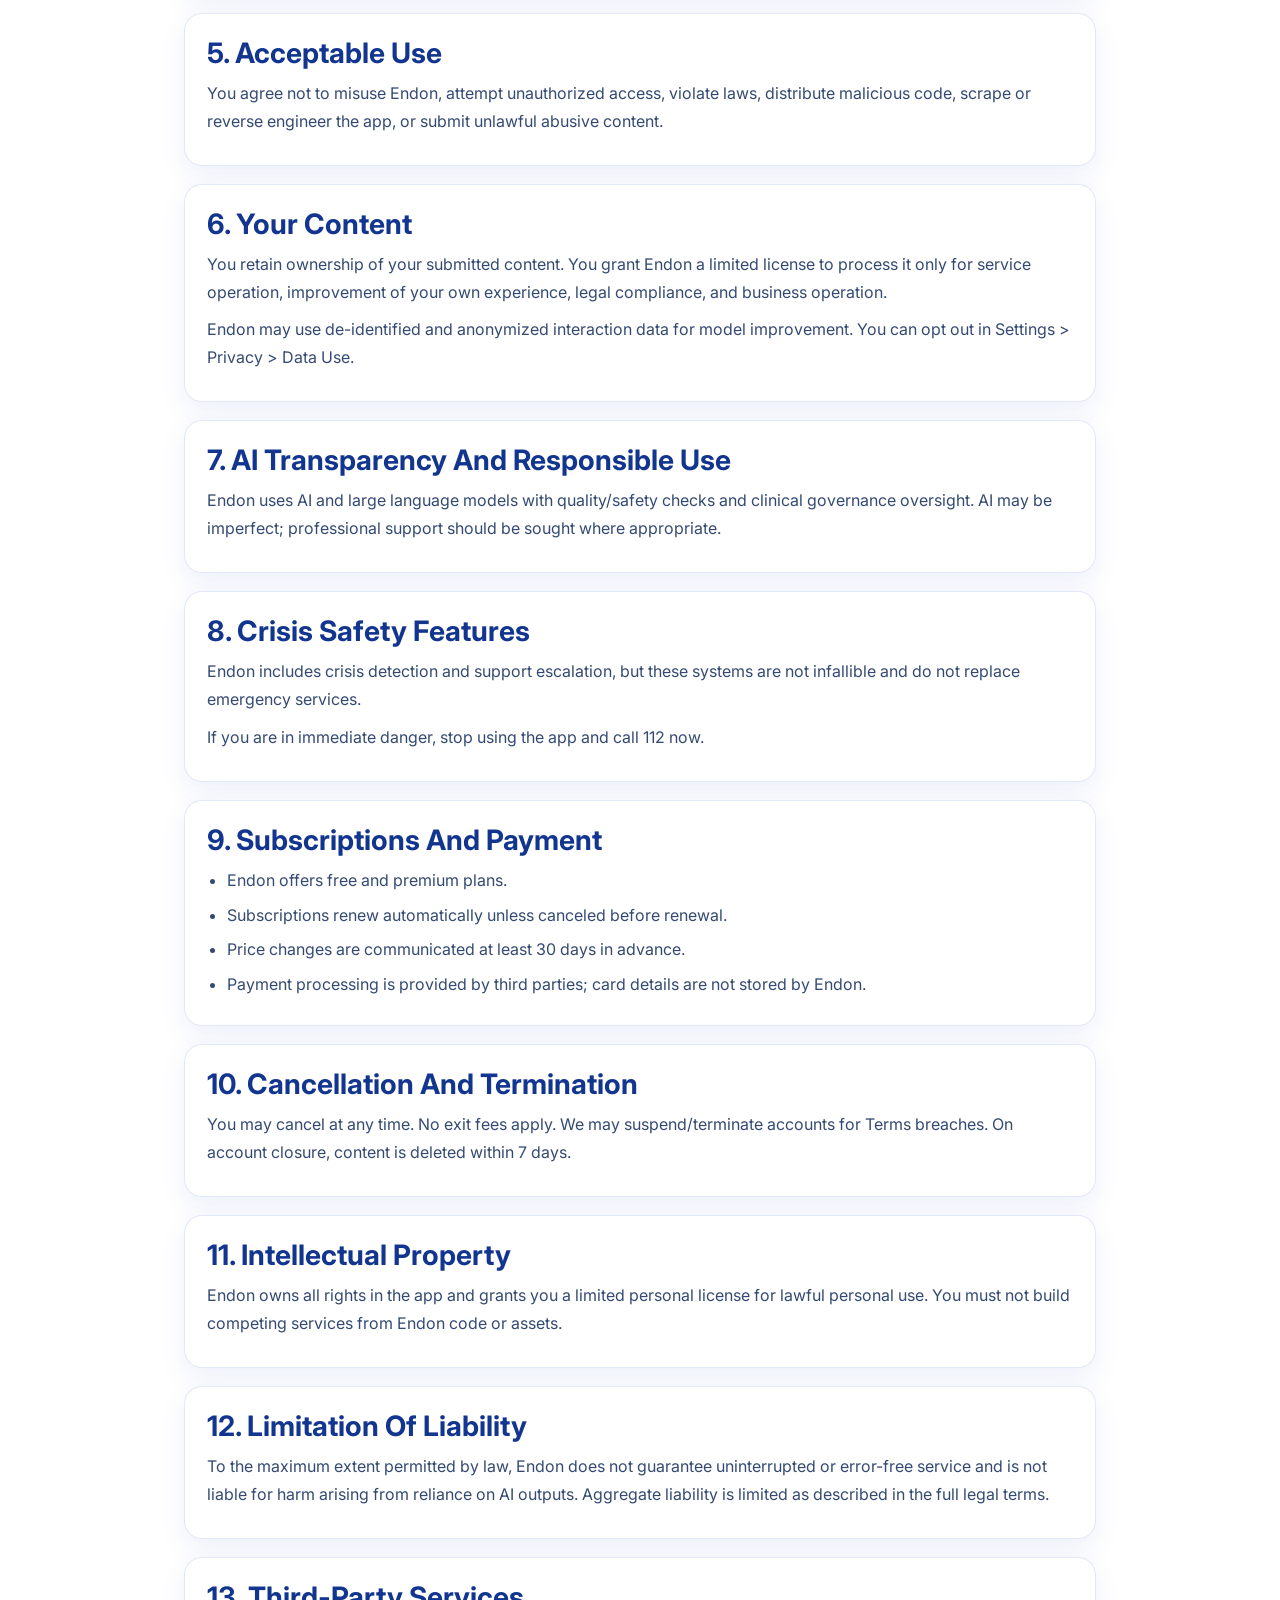
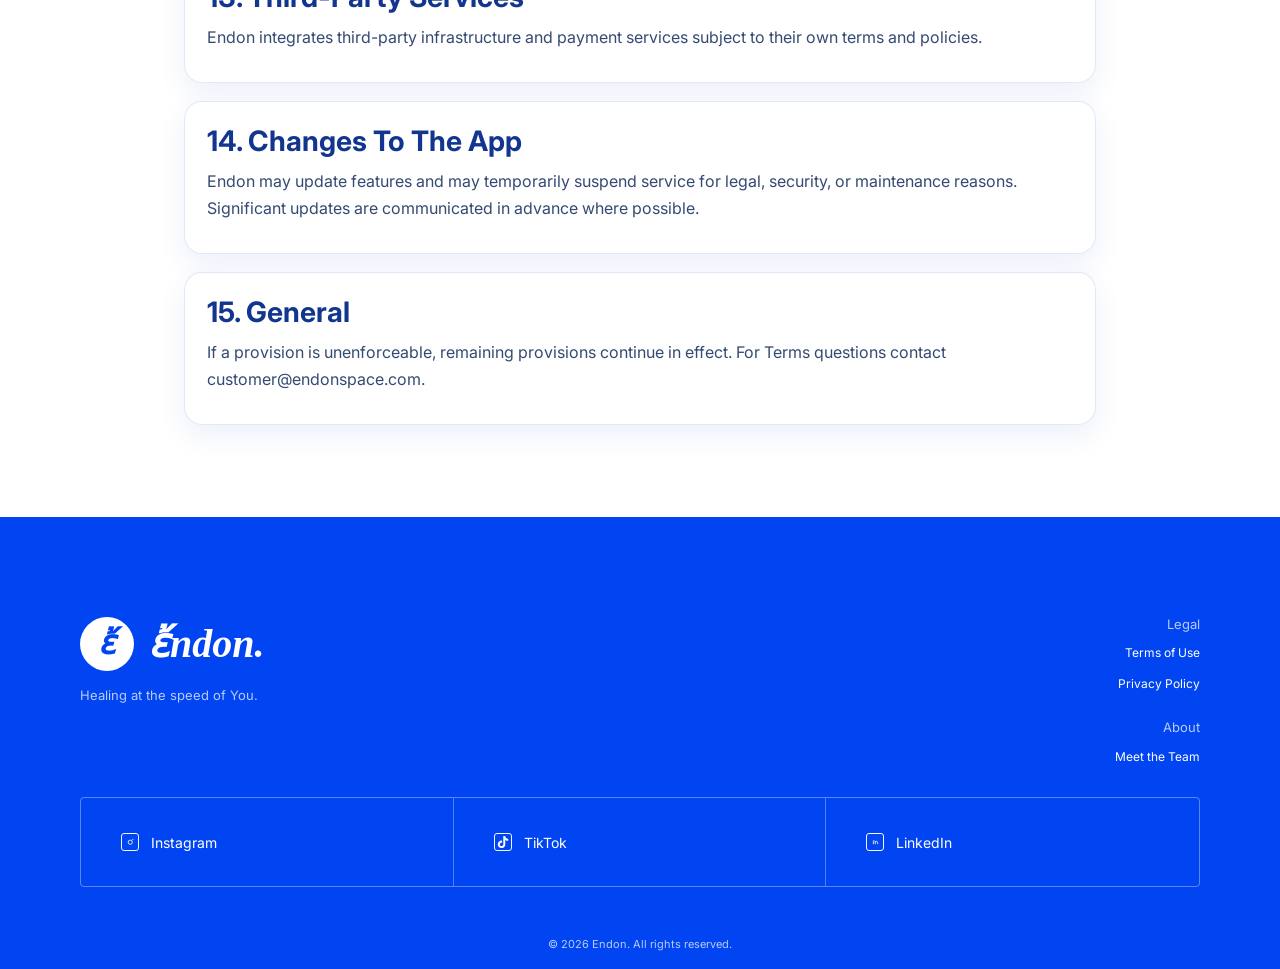
<file: terms.html>
﻿<!DOCTYPE html>
<html lang="en">
  <head>
    <meta charset="UTF-8" />
    <meta name="viewport" content="width=device-width, initial-scale=1.0" />
    <title>Endon — Terms of Use</title>
    <meta name="description" content="Endon Terms of Use" />
    <link rel="icon" type="image/svg+xml" href="./favicon.svg" />
    <link rel="shortcut icon" href="./favicon.svg" />
    <link rel="preconnect" href="https://fonts.googleapis.com" />
    <link rel="preconnect" href="https://fonts.gstatic.com" crossorigin />
    <link
      href="https://fonts.googleapis.com/css2?family=Inter:wght@400;500;600;700;800&family=Inter+Tight:wght@600;700&display=swap"
      rel="stylesheet"
    />
    <link rel="stylesheet" href="./styles.css" />
  </head>
  <body id="top">
    <header class="nav-bar" data-anim="fade-down">
      <div class="nav-inner">
        <a class="brand-mark" href="./index.html#top" aria-label="Endon home">
          <span class="brand-glyph">ἔ</span>
        </a>

        <button class="nav-toggle" type="button" aria-expanded="false" aria-controls="site-nav" aria-label="Open navigation menu">
          <span></span>
          <span></span>
          <span></span>
        </button>

        <nav class="site-nav" id="site-nav" aria-label="Primary">
          <a href="./index.html#features">HOW IT WORKS</a>
          <a href="./index.html#about">ABOUT</a>
          <a href="./index.html#team">TEAM</a>
          <a href="./index.html#join">CONTACT</a>
        </nav>
      </div>
    </header>

    <main class="legal-page">
      <section class="legal-hero">
        <a class="legal-back" href="./index.html#top">← Back to Endon</a>
        <p class="legal-kicker">ENDON LEGAL DOCUMENTS</p>
        <h1>Terms of Use</h1>
        <p class="legal-lead">Version 1.0 — March 2026. These Terms govern access to Endon web and mobile services and set clear expectations for safe and lawful use.</p>
      </section>

      <section class="legal-content">
        <article class="legal-block">
          <h2>Key Terms Summary</h2>
          <ul>
            <li>You are always interacting with AI, not a human.</li>
            <li>Endon is a wellbeing tool, not a medical service.</li>
            <li>If you are in crisis, contact local emergency support immediately.</li>
            <li>You must be 18+ to use Endon independently.</li>
            <li>You can delete your data at any time; deletion is completed within 7 days.</li>
            <li>Liability is limited; you remain responsible for your own decisions.</li>
          </ul>
        </article>

        <article class="legal-block">
          <h2>1. About These Terms</h2>
          <p>These Terms govern use of Endon web, mobile, website, and associated services. By using Endon, you agree to be bound by these Terms.</p>
          <p>Terms updates are provided with at least 30 days notice except urgent legal/security changes. Governing law: Greece. Jurisdiction: courts of Athens, Greece.</p>
        </article>

        <article class="legal-block">
          <h2>2. Eligibility And Registration</h2>
          <ul>
            <li>You must be at least 18 years old.</li>
            <li>You must provide accurate registration information.</li>
            <li>You are responsible for account security and all account activity.</li>
          </ul>
        </article>

        <article class="legal-block">
          <h2>3. What Endon Is And Is Not</h2>
          <ul>
            <li>Endon provides AI-supported emotional wellbeing tools, journaling, mood tracking, and guided practices.</li>
            <li>Endon does not diagnose, treat, or provide clinical advice.</li>
            <li>Endon is not a crisis service. In emergency situations, call 112 immediately.</li>
            <li>As required by EU AI Act Article 50, all interactions are disclosed as AI interactions.</li>
          </ul>
        </article>

        <article class="legal-block">
          <h2>4. Special Category Data — Explicit Consent</h2>
          <p>By using Endon, you explicitly consent under GDPR Article 9(2)(a) to processing emotional wellbeing data you choose to share for service delivery.</p>
          <p>You may withdraw consent at any time by deleting your account. In emergencies, vital interests under GDPR Article 9(2)(c) may apply.</p>
        </article>

        <article class="legal-block">
          <h2>5. Acceptable Use</h2>
          <p>You agree not to misuse Endon, attempt unauthorized access, violate laws, distribute malicious code, scrape or reverse engineer the app, or submit unlawful abusive content.</p>
        </article>

        <article class="legal-block">
          <h2>6. Your Content</h2>
          <p>You retain ownership of your submitted content. You grant Endon a limited license to process it only for service operation, improvement of your own experience, legal compliance, and business operation.</p>
          <p>Endon may use de-identified and anonymized interaction data for model improvement. You can opt out in Settings > Privacy > Data Use.</p>
        </article>

        <article class="legal-block">
          <h2>7. AI Transparency And Responsible Use</h2>
          <p>Endon uses AI and large language models with quality/safety checks and clinical governance oversight. AI may be imperfect; professional support should be sought where appropriate.</p>
        </article>

        <article class="legal-block">
          <h2>8. Crisis Safety Features</h2>
          <p>Endon includes crisis detection and support escalation, but these systems are not infallible and do not replace emergency services.</p>
          <p>If you are in immediate danger, stop using the app and call 112 now.</p>
        </article>

        <article class="legal-block">
          <h2>9. Subscriptions And Payment</h2>
          <ul>
            <li>Endon offers free and premium plans.</li>
            <li>Subscriptions renew automatically unless canceled before renewal.</li>
            <li>Price changes are communicated at least 30 days in advance.</li>
            <li>Payment processing is provided by third parties; card details are not stored by Endon.</li>
          </ul>
        </article>

        <article class="legal-block">
          <h2>10. Cancellation And Termination</h2>
          <p>You may cancel at any time. No exit fees apply. We may suspend/terminate accounts for Terms breaches. On account closure, content is deleted within 7 days.</p>
        </article>

        <article class="legal-block">
          <h2>11. Intellectual Property</h2>
          <p>Endon owns all rights in the app and grants you a limited personal license for lawful personal use. You must not build competing services from Endon code or assets.</p>
        </article>

        <article class="legal-block">
          <h2>12. Limitation Of Liability</h2>
          <p>To the maximum extent permitted by law, Endon does not guarantee uninterrupted or error-free service and is not liable for harm arising from reliance on AI outputs. Aggregate liability is limited as described in the full legal terms.</p>
        </article>

        <article class="legal-block">
          <h2>13. Third-Party Services</h2>
          <p>Endon integrates third-party infrastructure and payment services subject to their own terms and policies.</p>
        </article>

        <article class="legal-block">
          <h2>14. Changes To The App</h2>
          <p>Endon may update features and may temporarily suspend service for legal, security, or maintenance reasons. Significant updates are communicated in advance where possible.</p>
        </article>

        <article class="legal-block">
          <h2>15. General</h2>
          <p>If a provision is unenforceable, remaining provisions continue in effect. For Terms questions contact customer@endonspace.com.</p>
        </article>
      </section>
    </main>

    <footer class="site-footer">
      <div class="site-footer__inner">
        <div class="site-footer__top">
          <div class="footer-brand-block">
            <div class="footer-brand-row">
              <span class="footer-brand-icon" aria-hidden="true">ἔ</span>
              <span class="footer-brand-name">ἔndon.</span>
            </div>
            <p class="footer-brand-copy">Healing at the speed of You.</p>
          </div>

          <nav class="footer-links-grid" aria-label="Footer navigation">
            <span class="footer-nav-label">Legal</span>
            <a href="./terms.html">Terms of Use</a>
            <a href="./privacy.html">Privacy Policy</a>
            <span class="footer-nav-label footer-nav-label--spaced">About</span>
            <a href="./index.html#team">Meet the Team</a>
          </nav>
        </div>

        <div class="footer-socials" aria-label="Social links">
          <a href="https://www.instagram.com/endon.app?igsh=MTNmaGd5ejhqaTEyag==" aria-label="Instagram" target="_blank" rel="noopener noreferrer">
            <span class="footer-social-icon footer-social-icon--ig" aria-hidden="true">
              <svg viewBox="0 0 24 24" aria-hidden="true">
                <circle cx="12" cy="12" r="4" fill="none" stroke="currentColor" stroke-width="1.7"/>
                <circle cx="17.1" cy="6.9" r="1.15" fill="currentColor"/>
              </svg>
            </span>
            Instagram
          </a>
          <a href="https://www.tiktok.com/@endontherapy?_r=1&amp;_t=ZS-95ay8v9VgOY" aria-label="TikTok" target="_blank" rel="noopener noreferrer">
            <span class="footer-social-icon footer-social-icon--tt" aria-hidden="true">
              <svg viewBox="0 0 24 24" aria-hidden="true">
                <path d="M12.525.02c1.31-.02 2.61-.01 3.91-.02.08 1.53.63 3.09 1.75 4.17 1.12 1.11 2.7 1.62 4.24 1.79v4.03c-1.44-.05-2.89-.35-4.2-.97-.57-.26-1.1-.59-1.62-.93-.01 2.92.01 5.84-.02 8.75-.08 1.4-.54 2.79-1.35 3.94-1.31 1.92-3.58 3.17-5.91 3.21-1.43.08-2.86-.31-4.08-1.03-2.02-1.19-3.44-3.37-3.65-5.71-.02-.5-.03-1-.01-1.49.18-1.9 1.12-3.72 2.58-4.96 1.66-1.44 3.98-2.13 6.15-1.72.02 1.48-.04 2.96-.04 4.44-.99-.32-2.15-.23-3.02.37-.63.41-1.11 1.04-1.36 1.75-.21.51-.15 1.07-.14 1.61.24 1.64 1.82 3.02 3.5 2.87 1.12-.01 2.19-.66 2.77-1.61.19-.33.4-.67.41-1.06.1-1.79.06-3.57.07-5.36.01-4.03-.01-8.05.02-12.07z" fill="currentColor"/>
              </svg>
            </span>
            TikTok
          </a>
          <a href="https://www.linkedin.com/company/endonspace/posts/?feedView=all" aria-label="LinkedIn" target="_blank" rel="noopener noreferrer">
            <span class="footer-social-icon footer-social-icon--in" aria-hidden="true">
              <svg viewBox="0 0 24 24" aria-hidden="true">
                <circle cx="8.1" cy="9" r="1.15" fill="currentColor"/>
                <path d="M7 11.1v5.2" fill="none" stroke="currentColor" stroke-width="1.8" stroke-linecap="round"/>
                <path d="M11 16.3v-5.2" fill="none" stroke="currentColor" stroke-width="1.8" stroke-linecap="round"/>
                <path d="M11 12.7c.55-.95 1.25-1.55 2.45-1.55 1.65 0 2.55 1.02 2.55 3.2v1.98" fill="none" stroke="currentColor" stroke-width="1.8" stroke-linecap="round" stroke-linejoin="round"/>
              </svg>
            </span>
            LinkedIn
          </a>
        </div>

        <p class="footer-copy">© 2026 Endon. All rights reserved.</p>
      </div>
    </footer>

    <script src="./main.js" defer></script>
  </body>
</html>
</file>
<file: styles.css>
﻿/* ── Reset ──────────────────────────────────────────── */
*,
*::before,
*::after {
  box-sizing: border-box;
  margin: 0;
  padding: 0;
}

html,
body {
  min-height: 100%;
  font-family: "Inter", sans-serif;
  color: #fff;
}

:root {
  --scroll-progress: 0;
}

a {
  color: inherit;
  text-decoration: none;
}

/* ── Full-bleed background ───────────────────────────── */
body {
  background: #ffffff;
}

body::before {
  content: "";
  position: fixed;
  inset: 0 auto auto 0;
  width: 100%;
  height: 3px;
  z-index: 300;
  transform-origin: left center;
  transform: scaleX(var(--scroll-progress));
  background: linear-gradient(90deg, #76dfff 0%, #2f86ff 48%, #0145f2 100%);
  box-shadow: 0 0 18px rgba(47, 134, 255, 0.7);
  pointer-events: none;
}

/* ── Animations ──────────────────────────────────────── */
@keyframes fadeDown {
  from {
    opacity: 0;
    transform: translateY(-24px);
  }
  to {
    opacity: 1;
    transform: translateY(0);
  }
}

@keyframes fadeUp {
  from {
    opacity: 0;
    transform: translateY(32px);
  }
  to {
    opacity: 1;
    transform: translateY(0);
  }
}

@keyframes auroraDrift {
  0% {
    transform: translate3d(-2%, -2%, 0) scale(1);
  }
  50% {
    transform: translate3d(2%, 1%, 0) scale(1.06);
  }
  100% {
    transform: translate3d(-2%, -2%, 0) scale(1);
  }
}

@keyframes navFloat {
  0%,
  100% {
    transform: translateY(0);
  }
  50% {
    transform: translateY(3px);
  }
}

@keyframes faqPulseIn {
  from {
    opacity: 0;
    transform: translateY(22px) scale(0.985);
    filter: saturate(0.75);
  }
  to {
    opacity: 1;
    transform: translateY(0) scale(1);
    filter: saturate(1);
  }
}

@keyframes gradientFloat {
  0% {
    background-position: 0% 50%;
    filter: hue-rotate(0deg) saturate(1);
  }
  50% {
    background-position: 100% 50%;
    filter: hue-rotate(8deg) saturate(1.08);
  }
  100% {
    background-position: 0% 50%;
    filter: hue-rotate(0deg) saturate(1);
  }
}

.gradient-float {
  display: inline-block;
  background: linear-gradient(110deg, #b8f2ff 0%, #77d9ff 22%, #3f8fff 52%, #1d57ff 74%, #9fe8ff 100%);
  background-size: 220% 220%;
  background-position: 0% 50%;
  -webkit-background-clip: text;
  background-clip: text;
  color: transparent;
  -webkit-text-fill-color: transparent;
  animation: gradientFloat 5.2s ease-in-out infinite;
}

.nav-bar {
  animation: none;
}
.wordmark {
  animation: none;
}
.hero-copy {
  animation: none;
}
.hero-cta {
  animation: none;
}

/* ── Floating pill navbar ────────────────────────────── */
.nav-bar {
  position: fixed;
  top: 20px;
  left: 0;
  right: 0;
  z-index: 100;
  display: flex;
  justify-content: center;
  padding: 0 20px;
  pointer-events: none;
}

.nav-inner {
  width: 100%;
  max-width: 1396px;
  display: flex;
  align-items: center;
  justify-content: space-between;
  padding: 10px 20px 10px 10px;
  background: rgba(219, 219, 219, 0.12);
  backdrop-filter: blur(16px);
  -webkit-backdrop-filter: blur(16px);
  border: 1px solid rgba(255, 255, 255, 0.2);
  border-radius: 14px;
  box-shadow:
    0 1px 1px rgba(0, 0, 0, 0.18),
    0 4px 16px rgba(0, 0, 0, 0.14);
  pointer-events: auto;
  animation: navFloat 5.6s ease-in-out infinite;
}

/* ── Brand mark (logo glyph) ─────────────────────────── */
.brand-mark {
  display: inline-flex;
  align-items: center;
  justify-content: center;
  width: 76px;
  height: 56px;
  flex-shrink: 0;
}

.brand-glyph {
  display: inline-block;
  color: #0145f2;
  font-family: "Times New Roman", serif;
  font-size: 74px;
  font-style: italic;
  font-weight: 700;
  line-height: 1;
}

/* ── Nav links ───────────────────────────────────────── */
.site-nav {
  display: flex;
  gap: 25px;
}

.site-nav a {
  color: #136bc3;
  font-family: "Inter", sans-serif;
  font-size: 14px;
  font-weight: 700;
  letter-spacing: 0.01em;
  position: relative;
  transition: color 0.2s;
}

.site-nav a::after {
  content: "";
  position: absolute;
  bottom: -3px;
  left: 0;
  width: 0;
  height: 1.5px;
  background: #136bc3;
  transition: width 0.25s ease;
}

.site-nav a:hover::after {
  width: 100%;
}

.nav-toggle {
  display: none;
  width: 48px;
  height: 48px;
  padding: 0;
  border: 1px solid rgba(19, 107, 195, 0.18);
  border-radius: 14px;
  background: rgba(255, 255, 255, 0.22);
  box-shadow:
    inset 0 1px 0 rgba(255, 255, 255, 0.55),
    0 8px 18px rgba(8, 48, 150, 0.08);
  align-items: center;
  justify-content: center;
  flex-direction: column;
  gap: 5px;
  cursor: pointer;
  transition:
    transform 0.25s ease,
    background-color 0.25s ease,
    border-color 0.25s ease;
}

.nav-toggle span {
  width: 18px;
  height: 1.8px;
  border-radius: 999px;
  background: #136bc3;
  transform-origin: center;
  transition: transform 0.25s ease, opacity 0.25s ease;
}

.section-kicker {
  display: inline-flex;
  align-items: center;
  justify-content: center;
  gap: 10px;
  width: fit-content;
  padding: 8px 16px;
  border: 1px solid rgba(1, 69, 242, 0.3);
  border-radius: 50px;
  font-family: "Inter", sans-serif;
  font-size: 11px;
  font-weight: 700;
  letter-spacing: 0.1em;
  text-transform: uppercase;
  color: rgba(1, 69, 242, 0.7);
  background: rgba(248, 252, 255, 0.92);
  box-shadow: 0 10px 24px rgba(1, 69, 242, 0.06);
}

.section-kicker::before {
  content: "";
  display: inline-block;
  width: 6px;
  height: 6px;
  border-radius: 50%;
  background: #0145f2;
  opacity: 0.7;
  flex-shrink: 0;
}

/* ── Hero wrapper ────────────────────────────────────── */
.hero {
  min-height: 100vh;
  display: flex;
  align-items: stretch;
  position: relative;
  overflow: hidden;
  background:
    radial-gradient(
      circle at 17% 13%,
      rgba(246, 255, 251, 0.78),
      transparent 25%
    ),
    radial-gradient(
      circle at 41% 18%,
      rgba(180, 248, 255, 0.68),
      transparent 24%
    ),
    radial-gradient(
      circle at 48% 64%,
      rgba(107, 126, 255, 0.62),
      transparent 19%
    ),
    radial-gradient(
      circle at 57% 53%,
      rgba(250, 253, 255, 0.48),
      transparent 14%
    ),
    linear-gradient(
      138deg,
      rgba(19, 35, 148, 0) 44%,
      rgba(18, 78, 255, 0.96) 60%,
      rgba(36, 164, 255, 0.96) 100%
    ),
    linear-gradient(180deg, #cffff1 0%, #78ddff 46%, #123ef1 71%, #081257 100%);
}

.hero::before {
  content: "";
  position: absolute;
  inset: -14% -10%;
  background:
    radial-gradient(circle at 20% 30%, rgba(215, 255, 255, 0.16), transparent 36%),
    radial-gradient(circle at 75% 65%, rgba(255, 255, 255, 0.12), transparent 30%);
  animation: auroraDrift 16s ease-in-out infinite;
  pointer-events: none;
}

.hero > * {
  position: relative;
  z-index: 1;
}

.hero-inner {
  width: 100%;
  max-width: 1200px;
  margin: 0 auto;
  padding: 10px;
  display: flex;
  flex-direction: column;
  justify-content: space-between;
  padding-top: 140px; /* clear fixed nav */
}

/* ── Hero content ────────────────────────────────────── */
.hero-content {
  display: flex;
  flex-direction: column;
  gap: 24px;
  margin-top: 144px;
}

.wordmark {
  color: #0145f2;
  font-family: "Times New Roman", serif;
  font-size: 240px;
  font-style: italic;
  font-weight: 700;
  line-height: 0.94;
  letter-spacing: 0;
  margin-left: -64px;
  margin-top: 100px;
}

.hero-copy h2 {
  color: #edf1f5;
  font-family: "Inter", sans-serif;
  font-size: 48px;
  font-weight: 600;
  line-height: 1.15;
}

.speed-word {
  font-family: "Inter Tight", "Inter", sans-serif;
  font-size: inherit;
  font-weight: 600;
}

.hero-copy p {
  margin-top: 10px;
  color: #fff;
  font-family: "Inter", sans-serif;
  font-size: 18px;
  font-weight: 500;
}

.hero-copy {
  margin-left: -64px;
}

/* ── CTA ─────────────────────────────────────────────── */
.hero-cta {
  display: flex;
  flex-direction: column;
  align-items: center;
  gap: 16px;
  padding-bottom: 62px;
}

.cta-label {
  color: rgba(255, 255, 255, 0.9);
  font-family: "Inter", sans-serif;
  font-size: 16px;
  font-weight: 500;
}

.cta-label strong {
  display: inline-block;
  background: linear-gradient(110deg, #b8f2ff 0%, #77d9ff 22%, #3f8fff 52%, #1d57ff 74%, #9fe8ff 100%);
  background-size: 220% 220%;
  background-position: 0% 50%;
  background-clip: text;
  -webkit-background-clip: text;
  color: transparent;
  -webkit-text-fill-color: transparent;
  font-weight: 800;
  animation: gradientFloat 5.2s ease-in-out infinite;
}

.cta-button {
  display: inline-flex;
  align-items: center;
  justify-content: center;
  gap: 10px;
  min-width: 292px;
  min-height: 49px;
  padding: 10px 20px;
  border-radius: 999px;
  background: linear-gradient(180deg, #1d52ff 0%, #1642d4 100%);
  box-shadow: 0 10px 26px rgba(16, 64, 233, 0.4);
  color: #fff;
  font-family: "Inter", sans-serif;
  font-size: 14px;
  font-weight: 600;
  position: relative;
  overflow: hidden;
  isolation: isolate;
  --mx: 50%;
  --my: 50%;
  transition:
    transform 0.2s ease,
    box-shadow 0.2s ease;
}

.cta-button::before {
  content: "";
  position: absolute;
  width: 180px;
  height: 180px;
  left: calc(var(--mx) - 90px);
  top: calc(var(--my) - 90px);
  border-radius: 50%;
  background: radial-gradient(circle, rgba(255, 255, 255, 0.34) 0%, transparent 68%);
  opacity: 0;
  transition: opacity 0.35s ease;
  pointer-events: none;
  z-index: -1;
}

.cta-button:hover::before {
  opacity: 1;
}

.cta-button:hover {
  transform: translateY(-2px) scale(1.02);
  box-shadow: 0 16px 36px rgba(16, 64, 233, 0.55);
}

.cta-arrow {
  font-size: 18px;
  line-height: 1;
  transition: transform 0.2s ease;
}

.cta-button:hover .cta-arrow {
  transform: translateX(3px);
}

/* ── Value Pillars ──────────────────────────────────── */
.value-pillars {
  width: 100%;
  background: #ffffff;
  color: #1f3f98;
  border-top: 1px solid #e7ebf6;
  border-bottom: 1px solid #e7ebf6;
}

.value-pillars__inner {
  max-width: 1440px;
  margin: 0 auto;
  padding: 30px 100px;
  display: grid;
  grid-template-columns: repeat(3, minmax(0, 1fr));
  gap: 16px;
}

.value-pillars__inner p {
  border: 1px solid rgba(1, 69, 242, 0.25);
  border-radius: 999px;
  text-align: center;
  padding: 10px 14px;
  font-size: 15px;
  font-weight: 600;
  color: #0145f2;
  background: #f8fbff;
}

/* ── Primary Features Section ───────────────────────── */
.primary-features {
  width: 100%;
  background: #ffffff;
  color: #161f34;
}

/* ── Scrolly Features Section ────────────────────────── */
.scrolly-features {
  width: 100%;
  position: relative;
  isolation: isolate;
  overflow: hidden;
  background:
    radial-gradient(circle at 12% 14%, rgba(160, 228, 255, 0.34), transparent 28%),
    radial-gradient(circle at 86% 84%, rgba(68, 154, 255, 0.2), transparent 30%),
    linear-gradient(180deg, #f8fcff 0%, #f1f7ff 100%);
  border-top: 1px solid #e4e8f0;
  border-bottom: 1px solid #e4e8f0;
}

.scrolly-features::before {
  content: "";
  position: absolute;
  inset: 0;
  pointer-events: none;
  opacity: 0.45;
  background-image:
    repeating-linear-gradient(135deg, rgba(17, 58, 162, 0.04) 0, rgba(17, 58, 162, 0.04) 1px, transparent 1px, transparent 12px),
    radial-gradient(circle at 1px 1px, rgba(25, 77, 203, 0.14) 1px, transparent 0);
  background-size: auto, 18px 18px;
  z-index: 0;
}

.scrolly-features::after {
  content: "";
  position: absolute;
  inset: 0;
  pointer-events: none;
  background: linear-gradient(180deg, rgba(255, 255, 255, 0.58) 0%, rgba(255, 255, 255, 0.12) 34%, rgba(255, 255, 255, 0.6) 100%);
  z-index: 0;
}

.sf-wrap {
  max-width: 1440px;
  margin: 0 auto;
  position: relative;
  z-index: 1;
}

.sf-sticky {
  position: sticky;
  top: 96px;
  min-height: calc(100vh - 120px);
  display: grid;
  grid-template-columns: minmax(420px, 1fr) minmax(420px, 1fr);
  gap: 58px;
  padding: 34px 100px 24px;
  align-items: center;
}

.sf-left {
  position: relative;
  min-height: 360px;
}

.sf-kicker {
  font-size: 12px;
  letter-spacing: 0.1em;
  color: #6b7c9f;
  text-transform: uppercase;
  margin-bottom: 26px;
  font-weight: 700;
}

.sf-copy-stack {
  position: relative;
  min-height: 270px;
}

.sf-copy-item {
  position: absolute;
  inset: 0;
  opacity: 0;
  transform: translateY(28px);
  transition:
    opacity 0.55s cubic-bezier(0.22, 1, 0.36, 1),
    transform 0.55s cubic-bezier(0.22, 1, 0.36, 1);
}

.sf-copy-item.is-active {
  opacity: 1;
  transform: translateY(0);
}

.sf-copy-item h2 {
  color: #0f2f90;
  font-size: clamp(2rem, 3vw, 2.8rem);
  line-height: 1.08;
  max-width: 540px;
}

.sf-copy-item p {
  margin-top: 16px;
  color: #4f5f82;
  font-size: 1.05rem;
  line-height: 1.72;
  max-width: 560px;
}

.sf-right {
  position: relative;
}

.sf-media-stack {
  position: relative;
  height: min(72vh, 600px);
  border-radius: 24px;
  border: 1px solid rgba(17, 71, 206, 0.18);
  background: rgba(230, 240, 255, 0.55);
  box-shadow:
    0 20px 38px rgba(9, 48, 160, 0.12),
    inset 0 1px 0 rgba(255, 255, 255, 0.7);
  overflow: hidden;
}

.sf-media-item {
  position: absolute;
  inset: 0;
  width: 100%;
  height: 100%;
  object-fit: cover;
  border-radius: 24px;
  opacity: 0;
  transform: translateY(64px) scale(0.96);
  transition:
    opacity 0.52s cubic-bezier(0.22, 1, 0.36, 1),
    transform 0.52s cubic-bezier(0.22, 1, 0.36, 1);
  z-index: 1;
  will-change: transform, opacity;
}

#features video.sf-media-item {
  object-fit: contain;
  background: #081b50;
  border: 1px solid rgba(133, 177, 255, 0.35);
  box-shadow: inset 0 0 0 1px rgba(255, 255, 255, 0.1);
  padding: 0;
}

#features video.sf-media-item[data-media="0"] {
  box-shadow:
    inset 0 0 0 1px rgba(177, 228, 255, 0.42),
    0 10px 22px rgba(31, 120, 255, 0.22);
}

#features video.sf-media-item[data-media="1"] {
  box-shadow:
    inset 0 0 0 1px rgba(165, 202, 255, 0.4),
    0 10px 22px rgba(25, 88, 234, 0.22);
}

#features video.sf-media-item[data-media="2"] {
  box-shadow:
    inset 0 0 0 1px rgba(151, 193, 255, 0.4),
    0 10px 22px rgba(18, 63, 195, 0.24);
}

.sf-media-item.is-before {
  opacity: 0;
  transform: translateY(-72px) scale(0.95);
  z-index: 2;
}

.sf-media-item.is-after {
  opacity: 0;
  transform: translateY(72px) scale(0.95);
}

.sf-media-item.is-active {
  opacity: 1;
  transform: translateY(0) scale(1);
  z-index: 3;
}

.sf-media-stack.is-scrubbing .sf-media-item {
  transition: none;
}

.sf-scroll-steps {
  position: relative;
  margin-top: -16vh;
}

.sf-step {
  height: 84vh;
}

.pf-inner {
  max-width: 1440px;
  margin: 0 auto;
}

/* Each alternating row */
.pf-row {
  display: flex;
  align-items: center;
  gap: 28px;
  padding: 100px 100px;
  border-top: 1px solid #e4e8f0;
}

.pf-row + .pf-row {
  margin-top: 0;
}

.pf-row--reversed {
  flex-direction: row-reverse;
}

/* Text column */
.pf-text {
  flex: 1 1 0;
  display: flex;
  flex-direction: column;
  gap: 22px;
  padding-right: 0;
  max-width: 520px;
}

.pf-row--reversed .pf-text {
  margin-left: auto;
  align-items: flex-end;
  text-align: right;
}

.pf-row--reversed .pf-chip {
  align-self: flex-end;
}

.pf-row:not(.pf-row--reversed) .pf-text {
  margin-right: auto;
}

/* Pill chip / mini-header */
.pf-chip {
  display: inline-flex;
  align-items: center;
  gap: 10px;
  align-self: flex-start;
  padding: 8px 16px;
  border: 1px solid rgba(1, 69, 242, 0.3);
  border-radius: 50px;
  font-family: "Inter", sans-serif;
  font-size: 11px;
  font-weight: 700;
  letter-spacing: 0.1em;
  color: rgba(1, 69, 242, 0.7);
  text-transform: uppercase;
}

.pf-chip__dot {
  display: inline-block;
  width: 6px;
  height: 6px;
  border-radius: 50%;
  background: #0145f2;
  opacity: 0.7;
  flex-shrink: 0;
}

/* Heading */
.pf-heading {
  font-family: "Inter", sans-serif;
  font-size: clamp(1.6rem, 2.4vw, 2.2rem);
  font-weight: 700;
  line-height: 1.15;
  color: #0145f2;
  max-width: 480px;
}

/* Body text */
.pf-body {
  font-family: "Inter", sans-serif;
  font-size: 17px;
  font-weight: 400;
  line-height: 1.7;
  color: #5a6880;
  max-width: 440px;
}

/* Visual / image column */
.pf-visual {
  flex: 1 1 0;
  display: flex;
  justify-content: flex-end;
  align-items: center;
  position: relative;
  min-height: 360px;
  border-radius: 30px;
  overflow: hidden;
}

.pf-row--reversed .pf-visual {
  justify-content: flex-start;
}

.pf-visual::before {
  content: "";
  position: absolute;
  width: min(100%, 560px);
  aspect-ratio: 16 / 9;
  border-radius: 30px;
  border: 1px solid rgba(28, 87, 223, 0.34);
  background:
    radial-gradient(circle at 14% 18%, rgba(143, 228, 255, 0.34), transparent 34%),
    radial-gradient(circle at 86% 82%, rgba(60, 134, 255, 0.2), transparent 32%),
    repeating-linear-gradient(135deg, rgba(20, 74, 196, 0.06) 0, rgba(20, 74, 196, 0.06) 1px, transparent 1px, transparent 11px),
    linear-gradient(160deg, #f8fbff 0%, #edf4ff 100%);
  box-shadow:
    0 24px 50px rgba(15, 62, 187, 0.2),
    inset 0 1px 0 rgba(255, 255, 255, 0.9);
  z-index: 1;
}

.pf-visual::after {
  content: "";
  position: absolute;
  width: min(100%, 560px);
  aspect-ratio: 16 / 9;
  border-radius: 30px;
  background: linear-gradient(180deg, rgba(255, 255, 255, 0.4) 0%, rgba(255, 255, 255, 0.08) 36%, rgba(255, 255, 255, 0.35) 100%);
  pointer-events: none;
  z-index: 2;
}

.pf-img {
  width: 100%;
  max-width: 560px;
  aspect-ratio: 16 / 9;
  height: auto;
  display: block;
  object-fit: contain;
  background:
    radial-gradient(circle at 16% 18%, rgba(120, 206, 255, 0.3), transparent 38%),
    radial-gradient(circle at 84% 82%, rgba(72, 140, 255, 0.22), transparent 36%),
    repeating-linear-gradient(135deg, rgba(170, 212, 255, 0.1) 0, rgba(170, 212, 255, 0.1) 1px, transparent 1px, transparent 10px),
    linear-gradient(180deg, #0d276d 0%, #081845 100%);
  border: 1px solid rgba(132, 181, 255, 0.32);
  padding: 10px;
  position: relative;
  z-index: 3;
  transition:
    transform 0.35s cubic-bezier(0.22, 1, 0.36, 1),
    box-shadow 0.35s cubic-bezier(0.22, 1, 0.36, 1);
  box-shadow:
    0 18px 36px rgba(10, 36, 120, 0.2),
    inset 0 0 0 1px rgba(255, 255, 255, 0.08);
}

#features .pf-row:nth-child(1) .pf-img {
  border-radius: 30px;
  background:
    radial-gradient(circle at 20% 16%, rgba(138, 233, 255, 0.34), transparent 38%),
    radial-gradient(circle at 82% 84%, rgba(80, 166, 255, 0.24), transparent 36%),
    repeating-linear-gradient(135deg, rgba(183, 224, 255, 0.1) 0, rgba(183, 224, 255, 0.1) 1px, transparent 1px, transparent 10px),
    linear-gradient(180deg, #10317f 0%, #0a1c52 100%);
  box-shadow:
    0 18px 36px rgba(28, 116, 255, 0.24),
    inset 0 0 0 1px rgba(170, 230, 255, 0.25);
}

#features .pf-row:nth-child(2) .pf-img {
  border-radius: 30px;
  background:
    radial-gradient(circle at 18% 18%, rgba(133, 203, 255, 0.3), transparent 38%),
    radial-gradient(circle at 82% 80%, rgba(96, 136, 255, 0.22), transparent 36%),
    repeating-linear-gradient(135deg, rgba(176, 208, 255, 0.1) 0, rgba(176, 208, 255, 0.1) 1px, transparent 1px, transparent 10px),
    linear-gradient(180deg, #0f286d 0%, #081c4a 100%);
  box-shadow:
    0 18px 36px rgba(34, 88, 230, 0.24),
    inset 0 0 0 1px rgba(170, 202, 255, 0.25);
}

#features .pf-row:nth-child(3) .pf-img {
  border-radius: 30px;
  background:
    radial-gradient(circle at 20% 20%, rgba(126, 186, 255, 0.28), transparent 38%),
    radial-gradient(circle at 84% 84%, rgba(84, 122, 245, 0.22), transparent 36%),
    repeating-linear-gradient(135deg, rgba(169, 195, 255, 0.1) 0, rgba(169, 195, 255, 0.1) 1px, transparent 1px, transparent 10px),
    linear-gradient(180deg, #0c235f 0%, #08163f 100%);
  box-shadow:
    0 18px 36px rgba(22, 64, 186, 0.24),
    inset 0 0 0 1px rgba(160, 192, 255, 0.25);
}

/* ── Scroll-triggered animations ─────────────────────── */
.pf-anim {
  opacity: 1;
  transform: translateX(0);
  transition:
    opacity 0.7s cubic-bezier(0.22, 1, 0.36, 1),
    transform 0.7s cubic-bezier(0.22, 1, 0.36, 1);
}

.pf-anim:not(.is-visible).pf-anim--left  { transform: translateX(-48px); }
.pf-anim:not(.is-visible).pf-anim--right { transform: translateX(48px); }

.pf-anim.is-visible {
  opacity: 1;
  transform: translateX(0);
}

/* ── Why Endon ──────────────────────────────────────── */
.why-endon {
  width: 100%;
  position: relative;
  overflow: hidden;
  background:
    radial-gradient(circle at 92% 22%, rgba(111, 189, 255, 0.2), transparent 34%),
    radial-gradient(circle at 8% 74%, rgba(1, 69, 242, 0.1), transparent 36%),
    linear-gradient(180deg, #ffffff 0%, #f6f9ff 100%);
  border-top: 1px solid #e4e8f0;
}

.why-endon::before {
  content: "";
  position: absolute;
  inset: 0;
  pointer-events: none;
  opacity: 0.34;
  background-image:
    repeating-linear-gradient(125deg, rgba(13, 61, 177, 0.05) 0, rgba(13, 61, 177, 0.05) 1px, transparent 1px, transparent 13px),
    radial-gradient(circle at 1px 1px, rgba(18, 83, 214, 0.12) 1px, transparent 0);
  background-size: auto, 20px 20px;
}

.why-endon__inner {
  max-width: 1440px;
  margin: 0 auto;
  padding: 96px 100px;
  display: grid;
  grid-template-columns: minmax(320px, 1.08fr) minmax(300px, 0.92fr);
  gap: 28px;
  align-items: center;
  position: relative;
  z-index: 1;
}

.why-endon__content {
  display: flex;
  flex-direction: column;
  gap: 16px;
}

.why-endon__kicker {
  margin-bottom: 2px;
}

.why-endon p.why-endon__kicker,
.team-head .team-kicker {
  font-family: "Inter", sans-serif;
  font-size: 11px;
  line-height: 1;
  font-weight: 700;
  letter-spacing: 0.1em;
  color: rgba(1, 69, 242, 0.7);
  max-width: none;
}

.why-endon h2 {
  font-size: clamp(2rem, 3.2vw, 3rem);
  line-height: 1.12;
  color: #0e2d86;
  max-width: 680px;
}

.why-endon p {
  max-width: 700px;
  font-size: 18px;
  line-height: 1.7;
  color: #405173;
}

.why-endon__tags {
  margin-top: 8px;
  display: flex;
  flex-wrap: wrap;
  gap: 10px;
}

.why-endon__tags span {
  display: inline-flex;
  align-items: center;
  min-height: 34px;
  padding: 8px 14px;
  border-radius: 999px;
  border: 1px solid rgba(20, 80, 215, 0.25);
  background: rgba(247, 251, 255, 0.86);
  color: #1c479f;
  font-size: 13px;
  font-weight: 600;
}

.why-endon__visual {
  min-height: 360px;
  border-radius: 28px;
  border: 1px solid rgba(17, 79, 216, 0.2);
  background:
    radial-gradient(circle at 20% 20%, rgba(154, 230, 255, 0.35), transparent 34%),
    radial-gradient(circle at 82% 78%, rgba(66, 139, 255, 0.24), transparent 30%),
    linear-gradient(165deg, #f8fcff 0%, #edf5ff 100%);
  box-shadow:
    0 24px 48px rgba(16, 67, 193, 0.14),
    inset 0 1px 0 rgba(255, 255, 255, 0.9);
  position: relative;
  overflow: hidden;
}

@keyframes whyOrbitSpin {
  from {
    transform: rotate(0deg);
  }
  to {
    transform: rotate(360deg);
  }
}

@keyframes whyFloat {
  0%,
  100% {
    transform: translateY(0);
  }
  50% {
    transform: translateY(-5px);
  }
}

.why-orbit {
  position: absolute;
  border-radius: 50%;
  border: 1px dashed rgba(28, 91, 223, 0.24);
}

.why-orbit--outer {
  width: 280px;
  height: 280px;
  right: -40px;
  top: 26px;
  animation: whyOrbitSpin 24s linear infinite;
}

.why-orbit--inner {
  width: 180px;
  height: 180px;
  right: 18px;
  top: 76px;
  animation: whyOrbitSpin 16s linear infinite reverse;
}

.why-core {
  position: absolute;
  left: 28px;
  right: 36px;
  top: 50%;
  transform: translateY(-50%);
  padding: 22px 22px 20px;
  border-radius: 20px;
  border: 1px solid rgba(20, 79, 210, 0.24);
  background: rgba(255, 255, 255, 0.84);
  backdrop-filter: blur(6px);
  -webkit-backdrop-filter: blur(6px);
  box-shadow: 0 14px 30px rgba(16, 67, 193, 0.16);
}

.why-core__title {
  font-size: 12px;
  letter-spacing: 0.12em;
  text-transform: uppercase;
  color: #5a73ab;
  font-weight: 700;
}

.why-core__metric {
  margin-top: 8px;
  color: #0f46bf;
  font-size: clamp(2rem, 4vw, 2.8rem);
  line-height: 1;
  font-weight: 800;
}

.why-core__copy {
  margin-top: 10px;
  color: #3d5485;
  font-size: 14px;
  line-height: 1.55;
}

.why-float {
  position: absolute;
  min-height: 28px;
  padding: 6px 10px;
  border-radius: 999px;
  border: 1px solid rgba(37, 101, 231, 0.28);
  background: rgba(255, 255, 255, 0.86);
  color: #1e51b8;
  font-size: 12px;
  font-weight: 700;
  letter-spacing: 0.03em;
}

.why-float--one {
  top: 30px;
  left: 26px;
  animation: whyFloat 5.8s ease-in-out infinite;
}

.why-float--two {
  right: 26px;
  bottom: 78px;
  animation: whyFloat 6.2s ease-in-out infinite 0.2s;
}

.why-float--three {
  left: 40%;
  bottom: 24px;
  animation: whyFloat 5.4s ease-in-out infinite 0.4s;
}

/* ── Team Section ───────────────────────────────────── */
.team-section {
  width: 100%;
  position: relative;
  overflow: hidden;
  background:
    radial-gradient(circle at 12% 16%, rgba(158, 229, 255, 0.3), transparent 30%),
    radial-gradient(circle at 88% 82%, rgba(72, 151, 255, 0.2), transparent 32%),
    linear-gradient(180deg, #fbfdff 0%, #f4f9ff 100%);
  border-top: 1px solid #e4e8f0;
}

.team-section::before {
  content: "";
  position: absolute;
  inset: 0;
  pointer-events: none;
  opacity: 0.28;
  background-image:
    repeating-linear-gradient(130deg, rgba(16, 72, 195, 0.05) 0, rgba(16, 72, 195, 0.05) 1px, transparent 1px, transparent 14px),
    radial-gradient(circle at 1px 1px, rgba(21, 89, 222, 0.11) 1px, transparent 0);
  background-size: auto, 22px 22px;
}

.team-section__inner {
  max-width: 1440px;
  margin: 0 auto;
  padding: 96px 100px;
  position: relative;
  z-index: 1;
}

.team-head {
  max-width: 800px;
}

.team-kicker {
  margin-bottom: 2px;
}

.team-section h2 {
  margin-top: 10px;
  font-size: clamp(2rem, 3.2vw, 3rem);
  line-height: 1.12;
  color: #103588;
  max-width: 820px;
}

.team-sub {
  margin-top: 12px;
  color: #4c618d;
  font-size: 17px;
  line-height: 1.65;
}

.team-grid {
  margin-top: 42px;
  display: grid;
  grid-template-columns: repeat(3, minmax(0, 1fr));
  gap: 20px;
}

.team-card {
  position: relative;
  border: 1px solid #d7e1f6;
  border-radius: 20px;
  padding: 22px 22px 20px;
  background:
    linear-gradient(180deg, rgba(255, 255, 255, 0.98) 0%, rgba(245, 250, 255, 0.98) 100%);
  box-shadow:
    0 12px 28px rgba(10, 45, 154, 0.1),
    inset 0 1px 0 rgba(255, 255, 255, 0.92);
  transition:
    transform 0.35s cubic-bezier(0.22, 1, 0.36, 1),
    box-shadow 0.35s cubic-bezier(0.22, 1, 0.36, 1);
}

.team-card::before {
  content: "";
  position: absolute;
  inset: 0 0 auto 0;
  height: 96px;
  border-radius: 20px 20px 0 0;
  pointer-events: none;
}

.team-card--founder::before {
  background: radial-gradient(circle at 20% 10%, rgba(161, 237, 255, 0.5), transparent 70%);
}

.team-card--engineering::before {
  background: radial-gradient(circle at 50% 10%, rgba(150, 204, 255, 0.5), transparent 70%);
}

.team-card--clinical::before {
  background: radial-gradient(circle at 80% 10%, rgba(172, 214, 255, 0.5), transparent 70%);
}

.team-card:hover {
  transform: translateY(-6px);
  box-shadow:
    0 20px 36px rgba(10, 45, 154, 0.14),
    inset 0 1px 0 rgba(255, 255, 255, 0.92);
}

.team-card__index {
  display: inline-flex;
  align-items: center;
  justify-content: center;
  min-width: 34px;
  min-height: 24px;
  padding: 2px 8px;
  border-radius: 999px;
  border: 1px solid rgba(24, 90, 225, 0.28);
  color: #2b5fc7;
  font-size: 11px;
  font-weight: 700;
  letter-spacing: 0.08em;
  background: rgba(248, 252, 255, 0.92);
  position: relative;
  z-index: 1;
}

.team-avatar {
  margin-top: 14px;
  width: 68px;
  height: 68px;
  border-radius: 50%;
  display: flex;
  align-items: center;
  justify-content: center;
  font-size: 24px;
  font-weight: 700;
  color: #0145f2;
  background: linear-gradient(180deg, #f0f6ff 0%, #e4eeff 100%);
  border: 1px solid #cddcf7;
  box-shadow: inset 0 1px 0 rgba(255, 255, 255, 0.85);
  position: relative;
  z-index: 1;
}

.team-card--founder .team-avatar {
  color: #0f53d8;
  background: linear-gradient(180deg, #eff7ff 0%, #deecff 100%);
}

.team-card--engineering .team-avatar {
  color: #1b4bc7;
  background: linear-gradient(180deg, #eef3ff 0%, #dce5ff 100%);
}

.team-card--clinical .team-avatar {
  color: #1258d9;
  background: linear-gradient(180deg, #f2f8ff 0%, #e1efff 100%);
}

.team-avatar__icon {
  display: inline-flex;
  align-items: center;
  justify-content: center;
  width: 30px;
  height: 30px;
}

.team-avatar__icon svg {
  width: 100%;
  height: 100%;
  stroke: currentColor;
  fill: none;
  stroke-width: 1.8;
  stroke-linecap: round;
  stroke-linejoin: round;
}

.team-avatar__icon--founder svg {
  fill: currentColor;
  stroke: none;
}

.team-avatar__icon--clinical svg path:first-child {
  fill: rgba(18, 88, 217, 0.12);
  stroke: currentColor;
}

.team-card h3 {
  margin-top: 14px;
  font-size: 20px;
  color: #17306f;
  position: relative;
  z-index: 1;
}

.team-card p {
  margin-top: 8px;
  color: #506083;
  line-height: 1.55;
  min-height: 50px;
  position: relative;
  z-index: 1;
}

.team-chip {
  margin-top: 14px;
  display: inline-flex;
  align-items: center;
  min-height: 28px;
  padding: 5px 10px;
  border-radius: 999px;
  background: rgba(28, 90, 224, 0.1);
  border: 1px solid rgba(28, 90, 224, 0.2);
  color: #2559c2;
  font-size: 12px;
  font-weight: 700;
  letter-spacing: 0.03em;
  position: relative;
  z-index: 1;
}

/* ── Widget Video Showcase ──────────────────────────── */
.widget-showcase {
  width: 100%;
  border-top: 1px solid #dbe6fb;
  border-bottom: 1px solid #dbe6fb;
  background:
    radial-gradient(circle at 14% 18%, rgba(165, 234, 255, 0.35), transparent 30%),
    radial-gradient(circle at 86% 82%, rgba(47, 130, 255, 0.2), transparent 30%),
    linear-gradient(180deg, #f8fcff 0%, #f0f6ff 100%);
}

.widget-showcase__inner {
  max-width: 1440px;
  margin: 0 auto;
  padding: 94px 100px;
}

.widget-showcase__head {
  max-width: 760px;
}

.widget-kicker {
  font-size: 12px;
  letter-spacing: 0.1em;
  text-transform: uppercase;
  color: #6b7c9f;
  font-weight: 700;
}

.widget-showcase__head h2 {
  margin-top: 10px;
  color: #0f2f90;
  font-size: clamp(2rem, 3.2vw, 2.95rem);
  line-height: 1.1;
}

.widget-showcase__head p {
  margin-top: 14px;
  color: #4f5f82;
  font-size: 18px;
  line-height: 1.66;
}

.widget-grid {
  margin-top: 34px;
  display: grid;
  grid-template-columns: repeat(3, minmax(0, 1fr));
  gap: 18px;
}

.widget-card {
  position: relative;
  border-radius: 22px;
  border: 1px solid #d9e4fb;
  background: linear-gradient(180deg, #ffffff 0%, #f6faff 100%);
  overflow: hidden;
  box-shadow:
    0 16px 30px rgba(9, 45, 148, 0.1),
    0 4px 14px rgba(9, 45, 148, 0.06);
  transition:
    transform 0.36s cubic-bezier(0.22, 1, 0.36, 1),
    box-shadow 0.36s cubic-bezier(0.22, 1, 0.36, 1),
    border-color 0.36s ease;
}

.widget-card::before {
  content: "";
  position: absolute;
  inset: -30% -12% auto;
  height: 140px;
  background: radial-gradient(circle at 50% 45%, rgba(112, 205, 255, 0.32) 0%, transparent 70%);
  pointer-events: none;
  transform: translateY(0);
  transition: transform 0.45s ease;
}

.widget-card:hover {
  transform: translateY(-8px);
  border-color: #b8cdf9;
  box-shadow:
    0 24px 44px rgba(9, 45, 148, 0.16),
    0 8px 20px rgba(9, 45, 148, 0.1);
}

.widget-card:hover::before {
  transform: translateY(-8px);
}

.widget-card__media {
  padding: 10px;
}

.widget-card__media video {
  width: 100%;
  aspect-ratio: 16 / 9;
  height: auto;
  display: block;
  object-fit: contain;
  border-radius: 16px;
  background: #081b50;
  border: 1px solid rgba(133, 177, 255, 0.28);
}

.widget-card__body {
  padding: 8px 18px 20px;
}

.widget-card__body h3 {
  color: #15337f;
  font-size: 1.26rem;
  line-height: 1.2;
}

.widget-card__body p {
  margin-top: 8px;
  color: #506083;
  font-size: 15px;
  line-height: 1.62;
}

/* ── Bottom Waitlist Block ──────────────────────────── */
.waitlist-block {
  width: 100%;
  background:
    radial-gradient(circle at 14% 6%, rgba(66, 184, 255, 0.22), transparent 34%),
    radial-gradient(circle at 86% 88%, rgba(1, 69, 242, 0.14), transparent 30%),
    linear-gradient(180deg, #f5f9ff 0%, #edf4ff 100%);
  border-top: 1px solid #dce6f8;
  border-bottom: 1px solid #dce6f8;
}

.waitlist-block__inner {
  max-width: 1440px;
  margin: 0 auto;
  padding: 92px 100px;
  text-align: center;
}

.waitlist-block h2 {
  font-size: clamp(2rem, 3.4vw, 3.1rem);
  line-height: 1.12;
  color: #0f2f90;
}

.waitlist-block p {
  margin: 14px auto 28px;
  max-width: 700px;
  font-size: 18px;
  line-height: 1.65;
  color: #4f5f82;
}

.waitlist-copy {
  margin-bottom: 24px;
}

.waitlist-form-shell {
  max-width: 760px;
  margin: 0 auto 26px;
  padding: 18px;
  border-radius: 28px;
  border: 1px solid rgba(19, 87, 223, 0.16);
  background:
    radial-gradient(circle at 16% 18%, rgba(157, 229, 255, 0.26), transparent 30%),
    radial-gradient(circle at 84% 82%, rgba(66, 143, 255, 0.16), transparent 30%),
    linear-gradient(180deg, rgba(255, 255, 255, 0.98) 0%, rgba(245, 250, 255, 0.98) 100%);
  box-shadow:
    0 20px 48px rgba(12, 64, 193, 0.12),
    inset 0 1px 0 rgba(255, 255, 255, 0.92);
}

.launchlist-widget {
  width: 100%;
  min-height: 180px;
}

.launchlist-widget iframe {
  display: block;
  width: 100%;
  border: none;
  border-radius: 20px;
  background: #ffffff;
}

.waitlist-button {
  display: inline-flex;
  align-items: center;
  justify-content: center;
  min-width: 280px;
  min-height: 50px;
  border-radius: 999px;
  padding: 10px 24px;
  font-size: 15px;
  font-weight: 700;
  color: #ffffff;
  background: linear-gradient(180deg, #2e68ff 0%, #0145f2 100%);
  box-shadow: 0 12px 30px rgba(1, 69, 242, 0.32);
  position: relative;
  overflow: hidden;
  isolation: isolate;
  --mx: 50%;
  --my: 50%;
  transition:
    transform 0.2s ease,
    box-shadow 0.2s ease;
}

.waitlist-button::before {
  content: "";
  position: absolute;
  width: 220px;
  height: 220px;
  left: calc(var(--mx) - 110px);
  top: calc(var(--my) - 110px);
  border-radius: 50%;
  background: radial-gradient(circle, rgba(255, 255, 255, 0.3) 0%, transparent 70%);
  opacity: 0;
  transition: opacity 0.35s ease;
  pointer-events: none;
  z-index: -1;
}

.waitlist-button:hover::before {
  opacity: 1;
}

.waitlist-button:hover {
  transform: translateY(-2px);
  box-shadow: 0 16px 36px rgba(1, 69, 242, 0.4);
}

/* ── Legal links section ─────────────────────────────── */
.legal-links {
  width: 100%;
  background: #ffffff;
}

.legal-links__inner {
  max-width: 1440px;
  margin: 0 auto;
  padding: 36px 100px 24px;
  display: flex;
  justify-content: center;
  gap: 14px;
}

.legal-links__inner a {
  min-width: 180px;
  text-align: center;
  padding: 10px 18px;
  border-radius: 999px;
  border: 1px solid rgba(1, 69, 242, 0.24);
  color: #0145f2;
  background: #f7faff;
  font-size: 14px;
  font-weight: 600;
  transition:
    transform 0.2s ease,
    background-color 0.2s ease,
    border-color 0.2s ease;
}

.legal-links__inner a:hover {
  transform: translateY(-1px);
  background: #eff5ff;
  border-color: rgba(1, 69, 242, 0.4);
}

/* Base mock app card */
.mock-app {
  width: 100%;
  max-width: 420px;
  border-radius: 20px;
  padding: 24px;
  display: flex;
  flex-direction: column;
  gap: 14px;
  font-family: "Inter", sans-serif;
}

.mock-app--dark {
  background: #0c1a4a;
  box-shadow:
    0 24px 60px rgba(1, 69, 242, 0.25),
    0 4px 16px rgba(0, 0, 0, 0.2);
}

.mock-app--light {
  background: #f2f6ff;
  border: 1px solid #dce6f9;
  box-shadow:
    0 16px 48px rgba(1, 69, 242, 0.1),
    0 4px 16px rgba(0, 0, 0, 0.06);
}

/* — Dark mockup: Chat — */
.mock-topbar {
  display: flex;
  align-items: center;
  justify-content: space-between;
}

.mock-brand {
  font-family: "Times New Roman", serif;
  font-style: italic;
  font-size: 22px;
  font-weight: 700;
  color: #5cb5ff;
}

.mock-badge {
  font-size: 11px;
  color: #4ade80;
  letter-spacing: 0.04em;
}

.mock-messages {
  display: flex;
  flex-direction: column;
  gap: 10px;
}

.mock-msg {
  max-width: 85%;
  font-size: 13px;
  line-height: 1.55;
  border-radius: 14px;
  padding: 10px 14px;
}

.mock-msg--user {
  background: rgba(255, 255, 255, 0.1);
  color: rgba(255, 255, 255, 0.85);
  align-self: flex-end;
  border-bottom-right-radius: 4px;
}

.mock-msg--ai {
  background: linear-gradient(135deg, #1d52ff 0%, #0c35b8 100%);
  color: #fff;
  align-self: flex-start;
  border-bottom-left-radius: 4px;
  display: flex;
  flex-direction: column;
  gap: 4px;
}

.mock-ai-label {
  font-size: 10px;
  font-weight: 700;
  letter-spacing: 0.08em;
  color: rgba(255, 255, 255, 0.6);
  text-transform: uppercase;
}

.mock-input-row {
  display: flex;
  align-items: center;
  gap: 10px;
  background: rgba(255, 255, 255, 0.08);
  border: 1px solid rgba(255, 255, 255, 0.12);
  border-radius: 50px;
  padding: 10px 14px;
}

.mock-input-box {
  flex: 1;
  font-size: 13px;
  color: rgba(255, 255, 255, 0.4);
}

.mock-send {
  width: 28px;
  height: 28px;
  border-radius: 50%;
  background: #1d52ff;
  display: flex;
  align-items: center;
  justify-content: center;
  font-size: 14px;
  color: #fff;
  flex-shrink: 0;
}

/* — Light mockup: Journal — */
.mock-mood-header {
  font-size: 13px;
  font-weight: 600;
  color: #0d1b3e;
}

.mock-mood-row {
  display: flex;
  gap: 8px;
  flex-wrap: wrap;
}

.mock-mood-pill {
  padding: 6px 12px;
  border-radius: 50px;
  font-size: 12px;
  font-weight: 500;
  background: #fff;
  border: 1px solid #dce6f9;
  color: #5a6880;
  cursor: default;
}

.mock-mood-pill--active {
  background: #0145f2;
  border-color: #0145f2;
  color: #fff;
}

.mock-journal-card {
  background: #fff;
  border: 1px solid #dce6f9;
  border-radius: 12px;
  padding: 14px;
  display: flex;
  flex-direction: column;
  gap: 6px;
}

.mock-journal-card--dim {
  opacity: 0.65;
}

.mock-entry-meta {
  font-size: 11px;
  font-weight: 600;
  color: #0145f2;
  letter-spacing: 0.04em;
  text-transform: uppercase;
}

.mock-entry-text {
  font-size: 13px;
  line-height: 1.55;
  color: #3a4a62;
}

.mock-insight-bar {
  display: flex;
  align-items: center;
  gap: 8px;
  font-size: 12px;
  color: #5a6880;
}

.mock-insight-dot {
  width: 8px;
  height: 8px;
  border-radius: 50%;
  background: #0145f2;
  flex-shrink: 0;
}

/* — Dark mockup: Session history — */
.mock-search-bar {
  display: flex;
  align-items: center;
  gap: 10px;
  background: rgba(255, 255, 255, 0.08);
  border: 1px solid rgba(255, 255, 255, 0.12);
  border-radius: 50px;
  padding: 10px 16px;
}

.mock-search-icon {
  font-size: 16px;
  color: rgba(255, 255, 255, 0.5);
}

.mock-search-placeholder {
  font-size: 13px;
  color: rgba(255, 255, 255, 0.35);
}

.mock-session-card {
  background: rgba(255, 255, 255, 0.07);
  border: 1px solid rgba(255, 255, 255, 0.1);
  border-radius: 12px;
  padding: 14px 16px;
  display: flex;
  flex-direction: column;
  gap: 6px;
  transition: background 0.2s;
}

.mock-session-top {
  display: flex;
  justify-content: space-between;
  align-items: baseline;
  gap: 8px;
}

.mock-session-title {
  font-size: 13px;
  font-weight: 600;
  color: rgba(255, 255, 255, 0.9);
  line-height: 1.4;
}

.mock-session-date {
  font-size: 11px;
  color: rgba(255, 255, 255, 0.4);
  white-space: nowrap;
  flex-shrink: 0;
}

.mock-session-meta {
  font-size: 11px;
  color: rgba(255, 255, 255, 0.4);
  letter-spacing: 0.02em;
}

/* ── Responsive: primary features ───────────────────── */
@media (max-width: 760px) {
  .sf-sticky {
    position: relative;
    top: 0;
    min-height: auto;
    grid-template-columns: 1fr;
    gap: 24px;
    padding: 54px 32px 40px;
  }

  .sf-left {
    min-height: auto;
  }

  .sf-copy-stack {
    min-height: auto;
    display: flex;
    flex-direction: column;
    gap: 34px;
  }

  .sf-copy-item {
    position: relative;
    opacity: 1;
    transform: none;
  }

  .sf-media-stack {
    height: auto;
    display: flex;
    flex-direction: column;
    gap: 16px;
    border: 0;
    box-shadow: none;
    background: transparent;
  }

  .sf-media-item {
    position: relative;
    inset: auto;
    opacity: 1;
    transform: none;
    height: min(72vh, 520px);
  }

  #features video.sf-media-item {
    object-fit: contain;
  }

  .sf-scroll-steps {
    display: none;
  }

  .pf-row,
  .pf-row--reversed {
    flex-direction: column;
    padding: 60px 32px;
    gap: 40px;
  }

  .pf-text,
  .pf-row--reversed .pf-text {
    padding: 0;
    margin: 0;
    align-items: flex-start;
    text-align: left;
  }

  .pf-row--reversed .pf-chip {
    align-self: flex-start;
  }

  .pf-visual,
  .pf-row--reversed .pf-visual {
    justify-content: center;
  }

  .pf-heading {
    max-width: 100%;
  }

  .pf-body {
    max-width: 100%;
  }

  .mock-app {
    max-width: 100%;
  }
}

.docs-shell {
  width: 100%;
  max-width: 1440px;
  margin: 0 auto;
  padding: 100px 90px 64px 100px;
  background: #ffffff;
  color: #161f34;
}

.docs-inner {
  display: flex;
  flex-direction: column;
  gap: 60px;
}

.docs-section h2 {
  font-size: clamp(2rem, 3.2vw, 3rem);
  color: #0c1f6b;
  margin-bottom: 18px;
}

.docs-kicker {
  font-size: 12px;
  text-transform: uppercase;
  letter-spacing: 0.08em;
  color: #60708f;
  margin-bottom: 12px;
}

.docs-subtitle {
  color: #415273;
  margin-bottom: 10px;
}

.docs-list {
  margin: 0 0 24px;
  padding-left: 18px;
}

.docs-list li {
  margin: 0 0 8px;
  line-height: 1.55;
}

.docs-section h3 {
  margin: 18px 0 8px;
  color: #0f2a81;
  font-size: 1.1rem;
}

.docs-section p {
  color: #2f3c59;
  line-height: 1.65;
}

.faq-list {
  display: flex;
  flex-direction: column;
  gap: 10px;
}

.faq-list details {
  border: 1px solid #d7dfef;
  border-radius: 10px;
  padding: 12px 14px;
  background: #f8fbff;
}

.faq-list summary {
  cursor: pointer;
  color: #153dbe;
  font-weight: 600;
}

.faq-list p {
  margin-top: 10px;
}

.table-cards {
  margin-top: 18px;
  display: grid;
  grid-template-columns: 1fr 1fr;
  gap: 14px;
}

.table-card {
  border: 1px solid #c8d3e8;
  border-radius: 10px;
  background: #ffffff;
  padding: 14px;
}

.table-card h3 {
  margin-top: 0;
}

.table-card p {
  margin: 0 0 6px;
}

/* ── FAQ Section ─────────────────────────────────────── */
.faq-section {
  width: 100%;
  background:
    radial-gradient(ellipse 80% 65% at 50% 50%, rgba(1, 69, 242, 0.65) 0%, rgba(1, 40, 180, 0.3) 35%, rgba(0, 10, 60, 0.15) 60%, transparent 78%),
    radial-gradient(ellipse 40% 30% at 50% 50%, rgba(80, 140, 255, 0.4) 0%, transparent 60%),
    #060918;
}

.faq-section__inner {
  max-width: 1040px;
  margin: 0 auto;
  padding: 75px 0 90px;
}

.faq-header {
  display: flex;
  flex-direction: column;
  align-items: center;
  text-align: center;
  margin-bottom: 40px;
  gap: 12px;
}

.faq-kicker-row {
  display: flex;
  align-items: center;
  gap: 16px;
  width: 100%;
  justify-content: center;
}

.faq-kicker-row::before,
.faq-kicker-row::after {
  content: "";
  flex: 1;
  max-width: 200px;
  height: 1px;
  background: #0145f2;
}

.faq-kicker {
  display: inline-block;
  font-size: 11px;
  font-weight: 700;
  letter-spacing: 0.12em;
  text-transform: uppercase;
  color: rgba(255, 255, 255, 0.8);
  border: 1px solid #0145f2;
  border-radius: 999px;
  padding: 5px 14px;
  white-space: nowrap;
}

.faq-heading {
  font-size: clamp(1.5rem, 2.5vw, 2.1rem);
  font-weight: 700;
  color: #4e7fff;
  margin: 0;
}

.faq-sub {
  font-size: 1rem;
  color: rgba(255, 255, 255, 0.7);
  margin: 0;
}

.faq-list {
  display: flex;
  flex-direction: column;
  gap: 10px;
}

.faq-item {
  border-radius: 14px;
  overflow: hidden;
  background: #0145f2;
  border: 1px solid rgba(123, 174, 255, 0.45);
  opacity: 0;
  transform: translateY(20px);
}

.faq-item.is-visible {
  animation: faqPulseIn 0.65s cubic-bezier(0.22, 1, 0.36, 1) forwards;
}

.faq-question {
  display: flex;
  align-items: center;
  justify-content: space-between;
  width: 100%;
  padding: 20px 24px;
  background: transparent;
  border: none;
  cursor: pointer;
  text-align: left;
  color: #ffffff;
  font-size: 1rem;
  font-weight: 500;
  font-family: inherit;
  gap: 16px;
  transition: background 0.2s;
}

.faq-question:hover {
  background: rgba(255, 255, 255, 0.05);
}

.faq-item:hover {
  box-shadow: 0 16px 30px rgba(1, 69, 242, 0.34);
}

.faq-icon {
  flex-shrink: 0;
  width: 30px;
  height: 30px;
  border-radius: 50%;
  border: 1.5px solid #ffffff;
  display: flex;
  align-items: center;
  justify-content: center;
  transition: transform 0.3s, border-color 0.2s;
  position: relative;
}

.faq-icon::before,
.faq-icon::after {
  content: "";
  position: absolute;
  background: #ffffff;
  border-radius: 2px;
  transition: transform 0.3s, opacity 0.3s;
}

.faq-icon::before {
  width: 12px;
  height: 1.5px;
}

.faq-icon::after {
  width: 1.5px;
  height: 12px;
}

.faq-question[aria-expanded="true"] .faq-icon {
  border-color: #ffffff;
}

.faq-question[aria-expanded="true"] .faq-icon::after {
  transform: scaleY(0);
  opacity: 0;
}

.reveal-on-scroll {
  opacity: 0;
  transform: translateY(44px);
  transition:
    opacity 0.8s cubic-bezier(0.22, 1, 0.36, 1),
    transform 0.8s cubic-bezier(0.22, 1, 0.36, 1);
}

.reveal-on-scroll.reveal-visible {
  opacity: 1;
  transform: translateY(0);
}

.tilt-surface {
  transform-style: preserve-3d;
  will-change: transform;
}

@media (prefers-reduced-motion: reduce) {
  body::before,
  .hero::before,
  .nav-inner {
    animation: none !important;
  }

  .gradient-float {
    animation: none !important;
    filter: none !important;
  }

  .reveal-on-scroll,
  .pf-anim,
  .faq-item,
  .tilt-surface,
  .why-orbit,
  .why-float,
  .cta-button,
  .waitlist-button {
    transition: none !important;
    transform: none !important;
    opacity: 1 !important;
  }

  .why-orbit,
  .why-float {
    animation: none !important;
  }
}

.faq-answer {
  overflow: hidden;
  height: 0;
  opacity: 0;
  transition:
    height 0.42s cubic-bezier(0.22, 1, 0.36, 1),
    opacity 0.28s ease;
  will-change: height, opacity;
}

.faq-answer.is-closing {
  transition:
    height 0.62s cubic-bezier(0.22, 1, 0.36, 1),
    opacity 0.36s ease;
}

.faq-answer.is-open {
  opacity: 1;
}

.faq-answer p {
  margin: 0;
  padding: 0 24px 22px;
  color: rgba(255, 255, 255, 0.85);
  font-size: 0.95rem;
  line-height: 1.6;
}

/* ── FAQ responsive ──────────────────────────────────── */
@media (max-width: 1100px) {
  .faq-section__inner {
    padding: 60px 40px 72px;
  }
}

@media (max-width: 640px) {
  .faq-section__inner {
    padding: 52px 20px 60px;
  }

  .faq-heading {
    font-size: 1.35rem;
  }

  .faq-question {
    font-size: 0.93rem;
    padding: 18px 18px;
  }
}

.site-footer {
  width: 100%;
  background: #0145f2;
  padding: 100px 80px 18px;
}

.site-footer__inner {
  width: 100%;
  max-width: 1200px;
  margin: 0 auto;
  display: flex;
  flex-direction: column;
  min-height: 300px;
}

.site-footer__top {
  display: flex;
  justify-content: space-between;
  align-items: flex-start;
  gap: 52px;
}

.footer-brand-block {
  display: flex;
  flex-direction: column;
  gap: 16px;
  min-width: 250px;
}

.footer-brand-row {
  display: inline-flex;
  align-items: center;
  gap: 14px;
}

.footer-brand-icon {
  width: 54px;
  height: 54px;
  border-radius: 999px;
  background: #ffffff;
  color: #0145f2;
  display: inline-flex;
  align-items: center;
  justify-content: center;
  font-family: "Times New Roman", serif;
  font-style: italic;
  font-weight: 700;
  font-size: 33px;
  line-height: 1;
}

.footer-brand-name {
  font-family: "Times New Roman", serif;
  font-style: italic;
  font-size: 40px;
  font-weight: 700;
  line-height: 0.94;
  letter-spacing: 0;
  text-transform: lowercase;
  color: #ffffff;
}

.footer-brand-copy {
  color: rgba(255, 255, 255, 0.72);
  font-size: 13px;
  margin: 0;
}

.footer-links-grid {
  display: flex;
  flex-direction: column;
  margin-left: auto;
  align-items: flex-end;
  text-align: right;
  gap: 12px;
  min-width: 180px;
}

.footer-nav-label {
  color: rgba(255, 255, 255, 0.72);
  font-size: 13px;
  line-height: 1.2;
}

.footer-nav-label--spaced {
  margin-top: 14px;
}

.footer-links-grid a {
  color: #ffffff;
  font-size: 12px;
  line-height: 1.5;
  border-bottom: 1px solid transparent;
  transition: border-color 0.2s ease, opacity 0.2s ease;
}

.footer-links-grid a:hover {
  border-color: rgba(255, 255, 255, 0.8);
  opacity: 0.95;
}

.footer-socials {
  margin-top: 30px;
  display: grid;
  grid-template-columns: repeat(3, minmax(0, 1fr));
  border: 1px solid rgba(255, 255, 255, 0.35);
  border-radius: 4px;
  overflow: hidden;
}

.footer-socials a {
  min-height: 88px;
  display: inline-flex;
  align-items: center;
  gap: 12px;
  padding: 0 40px;
  color: #ffffff;
  font-size: 14px;
  border-right: 1px solid rgba(255, 255, 255, 0.32);
  transition: background-color 0.2s ease;
}

.footer-socials a:last-child {
  border-right: none;
}

.footer-socials a:hover {
  background: rgba(255, 255, 255, 0.08);
}

.footer-social-icon {
  width: 18px;
  height: 18px;
  display: inline-flex;
  align-items: center;
  justify-content: center;
  position: relative;
  flex-shrink: 0;
  border: 1px solid rgba(255, 255, 255, 0.95);
  border-radius: 3px;
  color: rgba(255, 255, 255, 0.95);
}

.footer-social-icon svg {
  width: 12px;
  height: 12px;
  display: block;
}

.footer-social-icon--tt svg {
  width: 12px;
  height: 12px;
  transform: none;
}

.footer-social-icon--ig svg {
  width: 12.5px;
  height: 12.5px;
}

.footer-social-icon--in svg {
  width: 11.5px;
  height: 11.5px;
}

.footer-copy {
  margin: auto 0 0;
  padding-top: 50px;
  text-align: center;
  color: rgba(255, 255, 255, 0.72);
  font-size: 11px;
}

/* ── Standalone Legal Pages ─────────────────────────── */
.legal-page {
  min-height: 100vh;
  background:
    radial-gradient(circle at 90% 8%, rgba(124, 205, 255, 0.18), transparent 28%),
    linear-gradient(180deg, #f8fbff 0%, #ffffff 42%);
  color: #1a2742;
  padding-top: 92px;
}

.legal-hero,
.legal-content {
  max-width: 960px;
  margin: 0 auto;
  padding-left: 24px;
  padding-right: 24px;
}

.legal-hero {
  padding-top: 46px;
  padding-bottom: 24px;
}

.legal-back {
  display: inline-block;
  margin-bottom: 26px;
  color: #0145f2;
  font-weight: 600;
}

.legal-kicker {
  font-size: 12px;
  font-weight: 700;
  letter-spacing: 0.1em;
  color: #6a7fa9;
  text-transform: uppercase;
}

.legal-hero h1 {
  margin-top: 10px;
  color: #0d2c84;
  font-size: clamp(2rem, 4vw, 3rem);
  line-height: 1.1;
}

.legal-lead {
  margin-top: 12px;
  max-width: 760px;
  color: #4f6389;
  font-size: 18px;
  line-height: 1.62;
}

.legal-content {
  padding-top: 18px;
  padding-bottom: 92px;
  display: grid;
  gap: 18px;
}

.legal-block {
  background: rgba(255, 255, 255, 0.88);
  border: 1px solid rgba(12, 69, 180, 0.12);
  border-radius: 18px;
  padding: 22px 22px 20px;
  box-shadow: 0 10px 28px rgba(14, 70, 187, 0.08);
}

.legal-content h2 {
  margin-top: 0;
  margin-bottom: 10px;
  color: #12358f;
  font-size: clamp(1.4rem, 2.2vw, 1.9rem);
}

.legal-content h3 {
  margin-top: 22px;
  margin-bottom: 8px;
  color: #15409f;
  font-size: 1.15rem;
}

.legal-content p {
  color: #344a72;
  line-height: 1.72;
  margin: 0 0 10px;
}

.legal-content ul {
  margin: 10px 0 4px;
  padding-left: 20px;
}

.legal-content li {
  margin-bottom: 8px;
  color: #344a72;
  line-height: 1.66;
}

.legal-content a {
  color: #0f50cf;
}

/* ── Responsive ──────────────────────────────────────── */
@media (max-width: 1100px) {
  .hero-inner {
    padding: 130px 72px 56px;
  }
  .hero-content {
    margin-top: 20px;
  }
  .wordmark {
    margin-left: -8px;
  }
  .hero-copy {
    margin-left: -8px;
    margin-top: 56px;
  }
  .wordmark {
    font-size: clamp(7rem, 14vw, 14rem);
  }
  .hero-copy h2 {
    font-size: 38px;
  }

  .value-pillars__inner,
  .widget-showcase__inner,
  .why-endon__inner,
  .team-section__inner,
  .waitlist-block__inner,
  .legal-links__inner {
    padding-left: 40px;
    padding-right: 40px;
  }

  .value-pillars__inner {
    grid-template-columns: 1fr;
  }

  .team-grid {
    grid-template-columns: 1fr;
  }

  .why-endon__inner {
    grid-template-columns: 1fr;
    gap: 22px;
  }

  .why-endon__visual {
    min-height: 320px;
    max-width: 620px;
  }

  .widget-grid {
    grid-template-columns: repeat(2, minmax(0, 1fr));
  }

  .docs-shell {
    padding: 72px 40px 56px;
  }

  .table-cards {
    grid-template-columns: 1fr;
  }

  .site-footer {
    padding: 80px 40px 18px;
  }

  .site-footer__top {
    flex-direction: column;
    align-items: flex-start;
    gap: 24px;
  }

  .footer-links-grid {
    width: auto;
    align-self: flex-end;
    gap: 9px;
  }
}

@media (max-width: 760px) {
  .nav-bar {
    top: 12px;
    padding: 0 12px;
  }
  .nav-inner {
    position: relative;
    padding: 8px 10px 8px 8px;
    border-radius: 18px;
  }
  .brand-mark {
    width: 60px;
    height: 48px;
  }
  .brand-glyph {
    font-size: 44px;
  }
  .nav-toggle {
    display: inline-flex;
  }
  .site-nav {
    position: absolute;
    top: calc(100% + 12px);
    left: 0;
    right: 0;
    display: flex;
    flex-direction: column;
    gap: 8px;
    padding: 14px;
    border-radius: 22px;
    background:
      radial-gradient(circle at 16% 16%, rgba(172, 240, 255, 0.35), transparent 26%),
      linear-gradient(180deg, rgba(255, 255, 255, 0.96) 0%, rgba(242, 248, 255, 0.96) 100%);
    border: 1px solid rgba(19, 107, 195, 0.14);
    box-shadow:
      0 22px 44px rgba(9, 46, 145, 0.18),
      inset 0 1px 0 rgba(255, 255, 255, 0.82);
    opacity: 0;
    visibility: hidden;
    transform: translateY(-10px) scale(0.98);
    pointer-events: none;
    transition:
      opacity 0.25s ease,
      transform 0.25s ease,
      visibility 0.25s ease;
  }
  .nav-bar.is-open .site-nav {
    opacity: 1;
    visibility: visible;
    transform: translateY(0) scale(1);
    pointer-events: auto;
  }
  .site-nav a {
    font-size: 12px;
    color: #0f4fc2;
    padding: 12px 14px;
    border-radius: 14px;
    background: rgba(255, 255, 255, 0.74);
    border: 1px solid rgba(19, 107, 195, 0.08);
  }
  .site-nav a::after {
    display: none;
  }
  .nav-bar.is-open .nav-toggle span:nth-child(1) {
    transform: translateY(6.8px) rotate(45deg);
  }
  .nav-bar.is-open .nav-toggle span:nth-child(2) {
    opacity: 0;
  }
  .nav-bar.is-open .nav-toggle span:nth-child(3) {
    transform: translateY(-6.8px) rotate(-45deg);
  }
  body.menu-open {
    overflow: hidden;
  }
  .hero-inner {
    padding: 110px 20px 40px;
  }
  .hero-content {
    margin-top: 10px;
  }
  .wordmark {
    margin-left: -3px;
  }
  .hero-copy {
    margin-left: -3px;
    margin-top: 30px;
  }
  .wordmark {
    font-size: clamp(4.5rem, 20vw, 7rem);
  }
  .hero-copy h2 {
    font-size: clamp(1.8rem, 7.5vw, 2.5rem);
  }
  .hero-copy p {
    font-size: 16px;
  }
  .cta-button {
    min-width: 220px;
  }

  .value-pillars__inner,
  .widget-showcase__inner,
  .why-endon__inner,
  .team-section__inner,
  .waitlist-block__inner,
  .legal-links__inner {
    padding-left: 20px;
    padding-right: 20px;
  }

  .why-endon__inner,
  .widget-showcase__inner,
  .team-section__inner,
  .waitlist-block__inner {
    padding-top: 64px;
    padding-bottom: 64px;
  }

  .widget-showcase__head p {
    font-size: 16px;
  }

  .widget-grid {
    grid-template-columns: 1fr;
    gap: 14px;
  }

  .widget-card__media video {
    aspect-ratio: 16 / 9;
    height: auto;
  }

  .why-endon p,
  .waitlist-block p {
    font-size: 16px;
  }

  .why-endon__visual {
    min-height: 280px;
    border-radius: 20px;
  }

  .why-core {
    left: 16px;
    right: 16px;
    padding: 16px 16px 14px;
  }

  .why-core__copy {
    font-size: 13px;
  }

  .why-float {
    font-size: 11px;
    min-height: 24px;
    padding: 4px 8px;
  }

  .why-float--one {
    top: 16px;
    left: 12px;
  }

  .why-float--two {
    right: 12px;
    bottom: 58px;
  }

  .why-float--three {
    left: 36%;
    bottom: 14px;
  }

  .waitlist-button {
    min-width: 230px;
  }

  .legal-links__inner {
    flex-direction: column;
    align-items: center;
    gap: 10px;
    padding-top: 26px;
  }

  .legal-links__inner a {
    width: 100%;
    max-width: 320px;
  }

  .docs-shell {
    padding: 48px 20px 44px;
  }

  .site-footer {
    padding: 64px 20px 16px;
  }

  .footer-brand-name {
    font-size: 42px;
  }

  .footer-links-grid {
    width: 100%;
    align-self: stretch;
    align-items: flex-start;
    text-align: left;
  }

  .footer-socials {
    grid-template-columns: 1fr;
  }

  .footer-socials a {
    border-right: none;
    border-bottom: 1px solid rgba(255, 255, 255, 0.3);
    min-height: 52px;
    padding: 0 18px;
  }

  .footer-socials a:last-child {
    border-bottom: none;
  }
}
</file>
